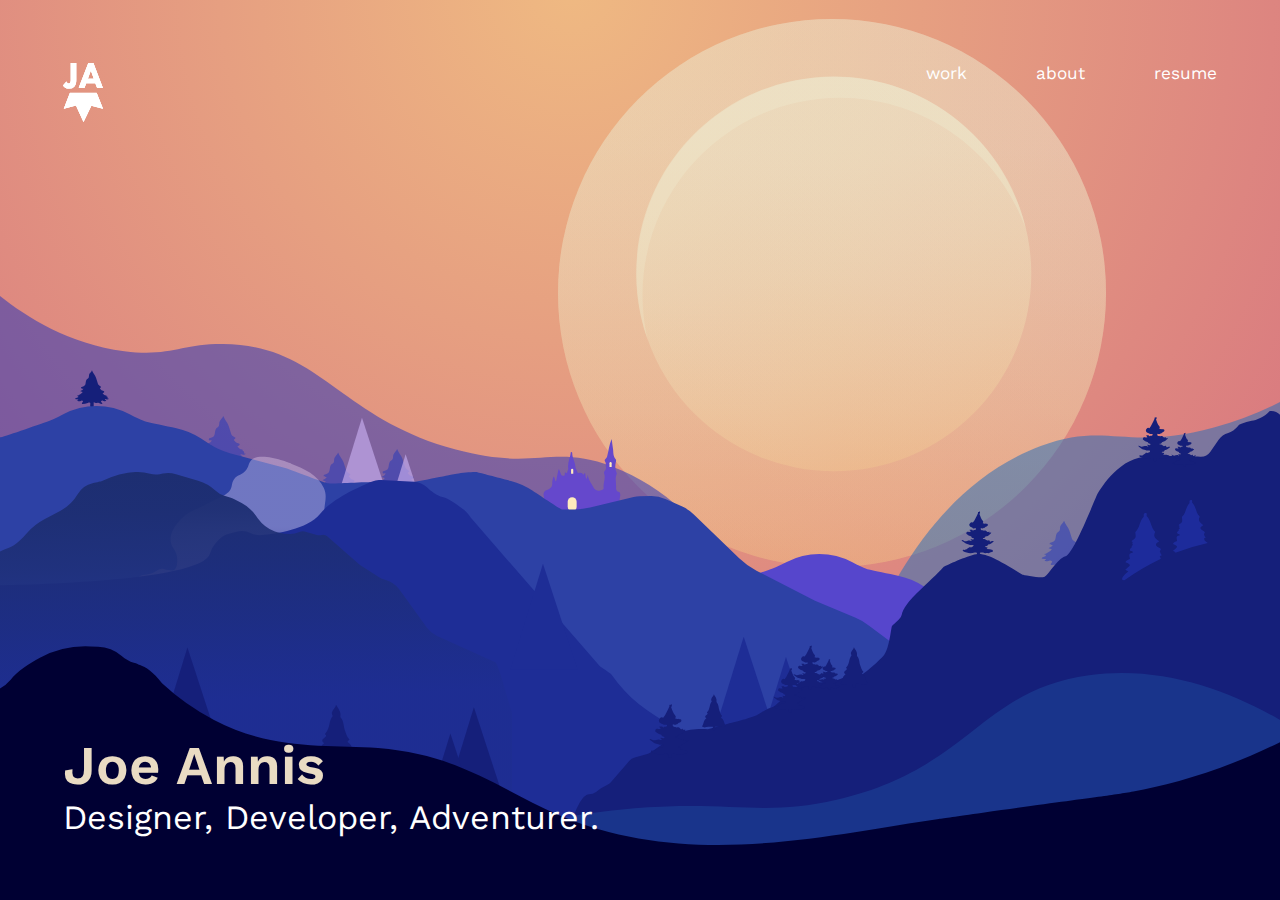
<file: index.html>
<!DOCTYPE html>
<!--[if lte IE 6]><html class="preIE7 preIE8 preIE9"><![endif]-->
<!--[if IE 7]><html class="preIE8 preIE9"><![endif]-->
<!--[if IE 8]><html class="preIE9"><![endif]-->
<!--[if gte IE 9]><!-->
<html>
<!--<![endif]-->

<head>
    <meta charset="UTF-8">
    <meta http-equiv="X-UA-Compatible" content="IE=edge,chrome=1">
    <meta name="viewport" content="width=device-width,initial-scale=1">
    <title>Joseph Annis</title>
    <meta name="author" content="Joseph Annis">
    <meta name="description" content="Porftolio of Joseph Annis">
    <meta name="theme-color" content="#EEB882">
    <meta name="apple-mobile-web-app-status-bar-style" content="black-translucent">
    <link rel="shortcut icon" href="favicon.ico" type="image/vnd.microsoft.icon">
    <link href="https://fonts.googleapis.com/css?family=Work+Sans:400,700,800,900&display=swap" rel="stylesheet">
    <link rel="stylesheet" href="/css/styles.css" type="text/css">
    <!-- Global site tag (gtag.js) - Google Analytics -->
    <script async src="https://www.googletagmanager.com/gtag/js?id=UA-133680373-1"></script>
    <script>
        window.dataLayer = window.dataLayer || [];

        function gtag() {
            dataLayer.push(arguments);
        }

        gtag('js', new Date());

        gtag('config', 'UA-133680373-1');
    </script>

</head>


<header class="nav-container nav-container-home">
    <div class="nav-group group-home">
        <img class="nav-icon nav-icon-home" src="../images/nav/ja_logo.svg" />
    </div>

    <nav class="nav-home">
        <a class="nav-link nav-link-home" href="./work/work.html" id="work-nav"> work </a>
        <a class="nav-link nav-link-home" href="./about/about.html" id="about-nav"> about </a>
        <a class="nav-link nav-link-home" href="https://drive.google.com/file/d/1YO9NydUxXD_8gvV6cSPo4rg69lbI5FA4/view" target="_blank" id="resume-nav"> resume </a>
    </nav>

    <a href="#nav-toggle" class="backdrop" tabindex="-1" aria-hidden="true" hidden></a>
</header>

<body class="background-gradient landscape-container">
    <div style="z-index: -1;" class="splash-img splash-img-top splash-img-right">
        <img class="sun-piece" src="/images/splash/bg_09_base.svg" id="bg-sun" />
        <img class="sun-piece sun-ring" src="./images/splash/bg_09_ring.svg" id="sun-ring-one" />
        <img class="sun-piece sun-ring" src="./images/splash/bg_09_ring.svg" id="sun-ring-two" />
        <img class="sun-piece sun-ring" src="./images/splash/bg_09_ring.svg" id="sun-ring-three" />
    </div>
    <img class="splash-img splash-img-right" src="./images/splash/bg_08.svg" id="right-bg-fog" />
    <img class="splash-img splash-img-left" src="./images/splash/bg_07.svg" id="left-bg-fog" />
    <img class="splash-img splash-img-left" src="./images/splash/bg_06.svg" />
    <img class="splash-img splash-img-left" src="./images/splash/bg_05.svg" id="left-cloud-mountain" />
    <img class="splash-img splash-img-left" src="./images/splash/bg_04.svg" id="left-mountain" />
    <img class="splash-img splash-img-left" src="./images/splash/bg_03.svg" id="left-mountain-fade" />
    <img class="splash-img splash-img-right" src="/images/splash/bg_02.svg" id="right-mountain" />
    <img class="splash-img splash-img-right" src="/images/splash/bg_01.svg" id="right-fog" />
    <img class="splash-img foreground-img" src="/images/splash/bg_foreground.svg" />

    <div class="header-text">
        <h1>Joe Annis</h1>
        <h2>Designer, Developer, Adventurer.</h2>
    </div>
</body>

<script type="text/javascript" src="../js/nav.js"></script>

</html>
</file>
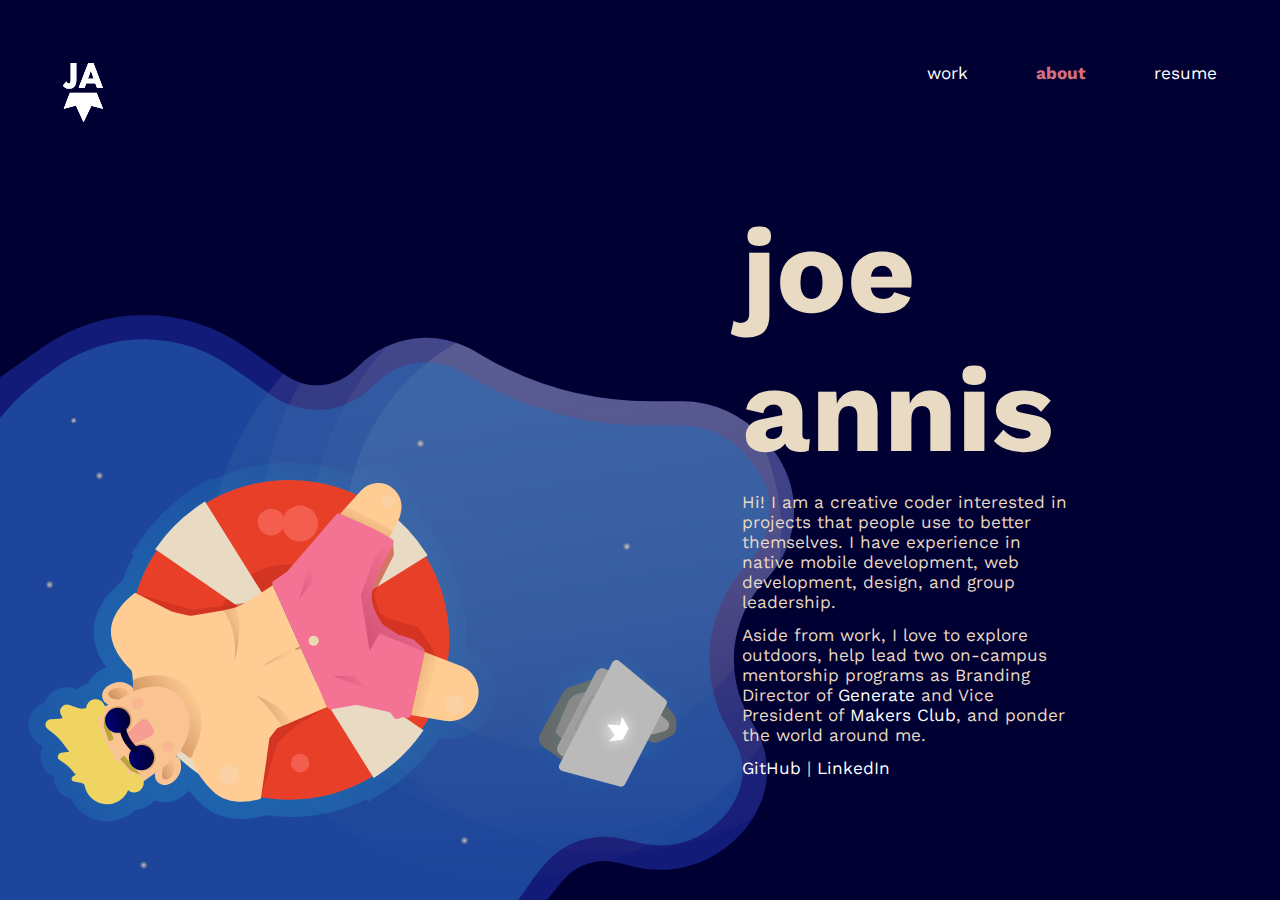
<file: about/about.html>
<!DOCTYPE html>
<!--[if lte IE 6]><html class="preIE7 preIE8 preIE9"><![endif]-->
<!--[if IE 7]><html class="preIE8 preIE9"><![endif]-->
<!--[if IE 8]><html class="preIE9"><![endif]-->
<!--[if gte IE 9]><!-->
<html>
<!--<![endif]-->

<head>
    <meta charset="UTF-8">
    <meta http-equiv="X-UA-Compatible" content="IE=edge,chrome=1">
    <meta name="viewport" content="width=device-width,initial-scale=1">
    <title>JA | About</title>
    <meta name="author" content="Joseph Annis">
    <meta name="description" content="Porftolio of Joseph Annis">
    <meta name="theme-color" content="#000033">
    <meta name="apple-mobile-web-app-status-bar-style" content="black-translucent">
    <link rel="shortcut icon" href="favicon.ico" type="image/vnd.microsoft.icon">
    <link href="https://fonts.googleapis.com/css?family=Work+Sans:400,700,800,900&display=swap" rel="stylesheet">
    <link rel="stylesheet" href="/css/styles.css" type="text/css">
    <!-- Global sia tag (gtag.js) - Google Analytics -->
    <script async src="https://www.googletagmanager.com/gtag/js?id=UA-133680373-1"></script>
    <script>
        window.dataLayer = window.dataLayer || [];

        function gtag() {
            dataLayer.push(arguments);
        }

        gtag('js', new Date());

        gtag('config', 'UA-133680373-1');
    </script>
</head>

<header class="nav-container">
    <div class="nav-group">
        <a href="../index.html">
            <img class="nav-icon" src="../images/nav/ja_logo.svg" />
        </a>
    </div>

    <a> <img class="nav-icon" src="../images/nav/hamburger.svg" class="sr-only" id="nav-toggle">
    </a>

    <nav id="nav-menu" class="nav-menu">
        <a class="nav-close">
            <img src="../images/nav/closeicon.svg" class="nav-icon" id="nav-close">
        </a>
        <div class="nav-link-container">
            <a href="../index.html" class="nav-link" id="home-nav"> home </a>
            <a href="../work/work.html" class="nav-link" id="work-nav"> work </a>
            <a class="nav-link  selected-link" id="about-nav"> about </a>
            <a target="_blank" href="https://drive.google.com/file/d/1YO9NydUxXD_8gvV6cSPo4rg69lbI5FA4/view" class="nav-link" id="resume-nav"> resume </a>
        </div>
    </nav>

    <a href="#nav-toggle" class="backdrop" tabindex="-1" aria-hidden="true" hidden></a>
</header>

<body class="main-content-container">
    <div class="about-text-container">
        <h1 class="about-name"> joe annis </h1>

        <p class="about-description">
            Hi! I am a creative coder interested in projects that people use to better themselves. I have experience in
            native mobile development, web development, design, and group leadership.
        </p>

        <p class="about-description">
            Aside from work, I love to explore outdoors, help lead two on-campus mentorship programs as Branding
            Director of
            <a class="nav-link" href="https://web.northeastern.edu/generate/" target="_blank">Generate</a>
            and Vice President of
            <a class="nav-link" href="https://web.northeastern.edu/makers/" target="_blank">Makers Club</a>, and ponder
            the world around me.
        </p>

        <p class="about-description">
            <a class="nav-link" href="https://github.com/josephmannis" target="_blank">GitHub</a> |
            <a class="nav-link" href="https://www.linkedin.com/in/josephmannis/" target="_blank">LinkedIn</a>
        </p>
    </div>

    <img src="../images/about/about-splash.svg" id="about-splash">
    <img src="../images/about/about-splash-flip.svg" id="about-splash-mobile">
</body>

<script type="text/javascript" src="../js/nav.js"></script>

</html>
</file>
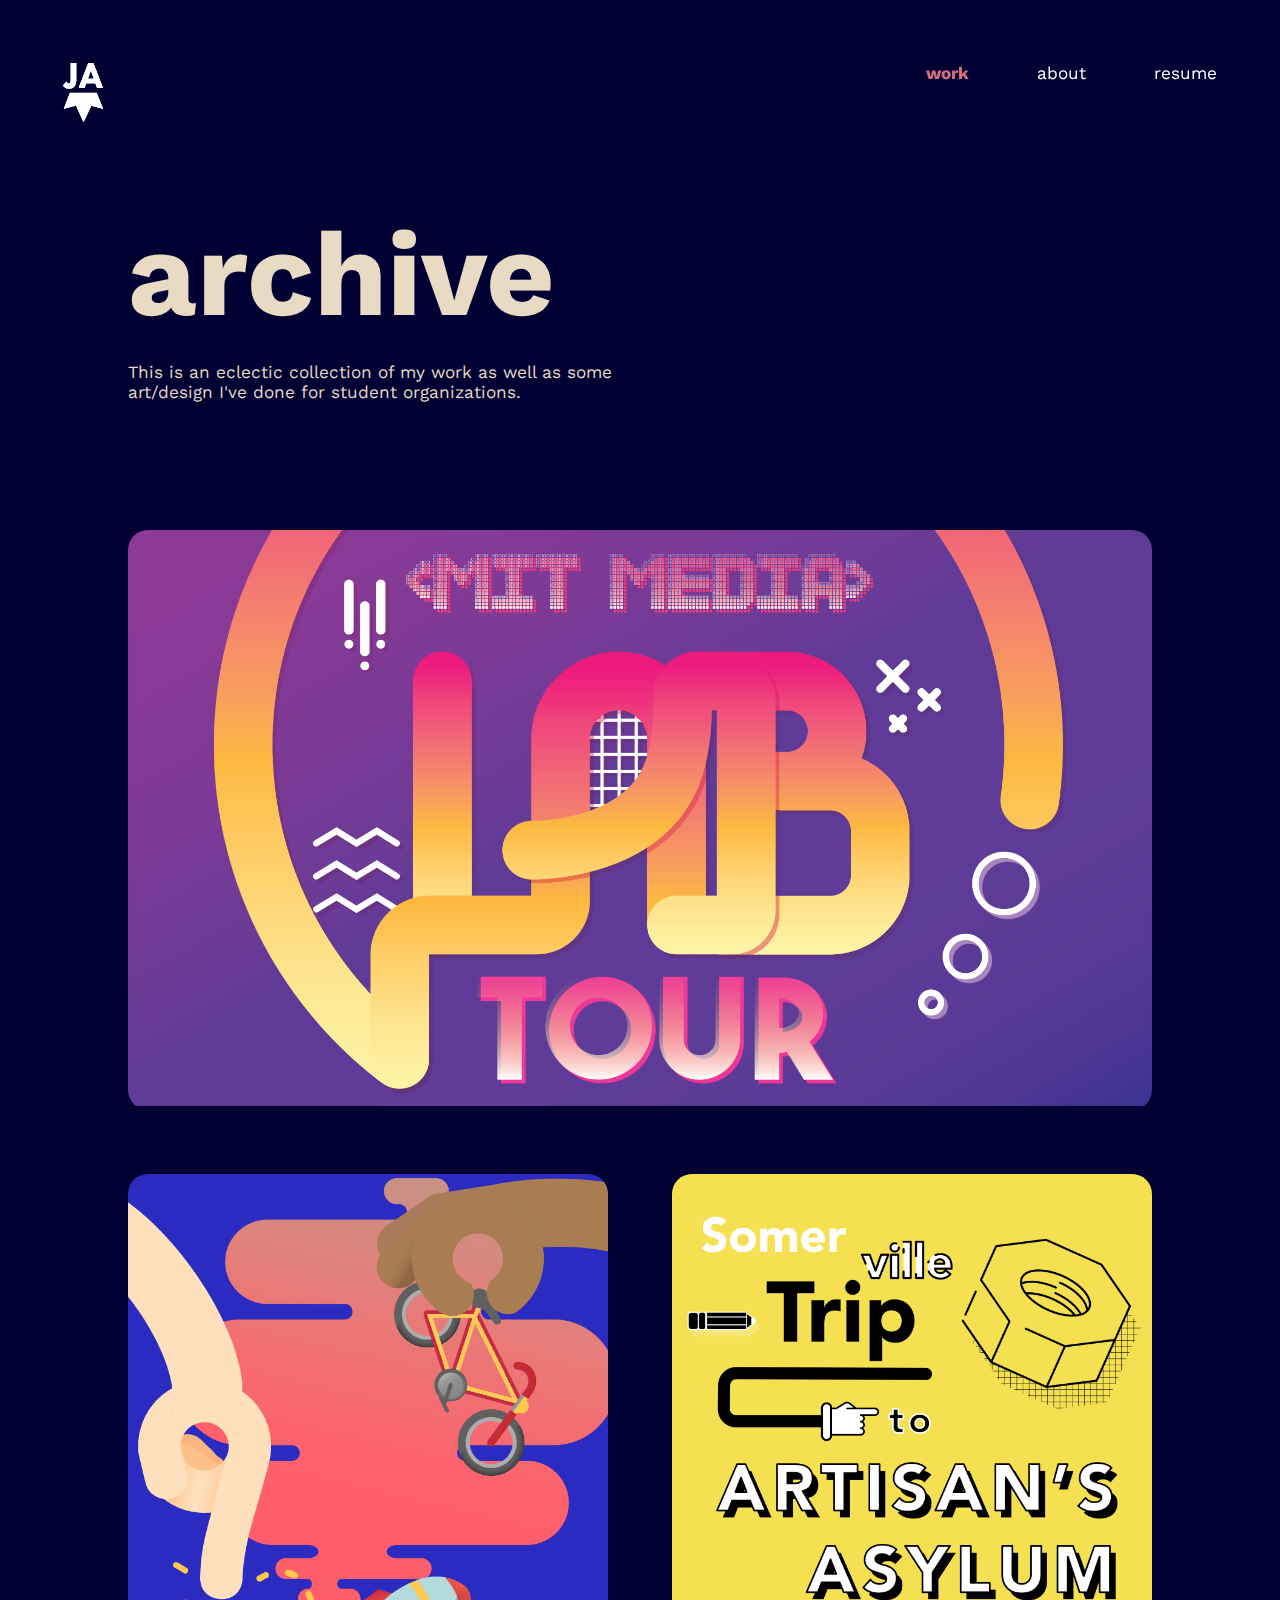
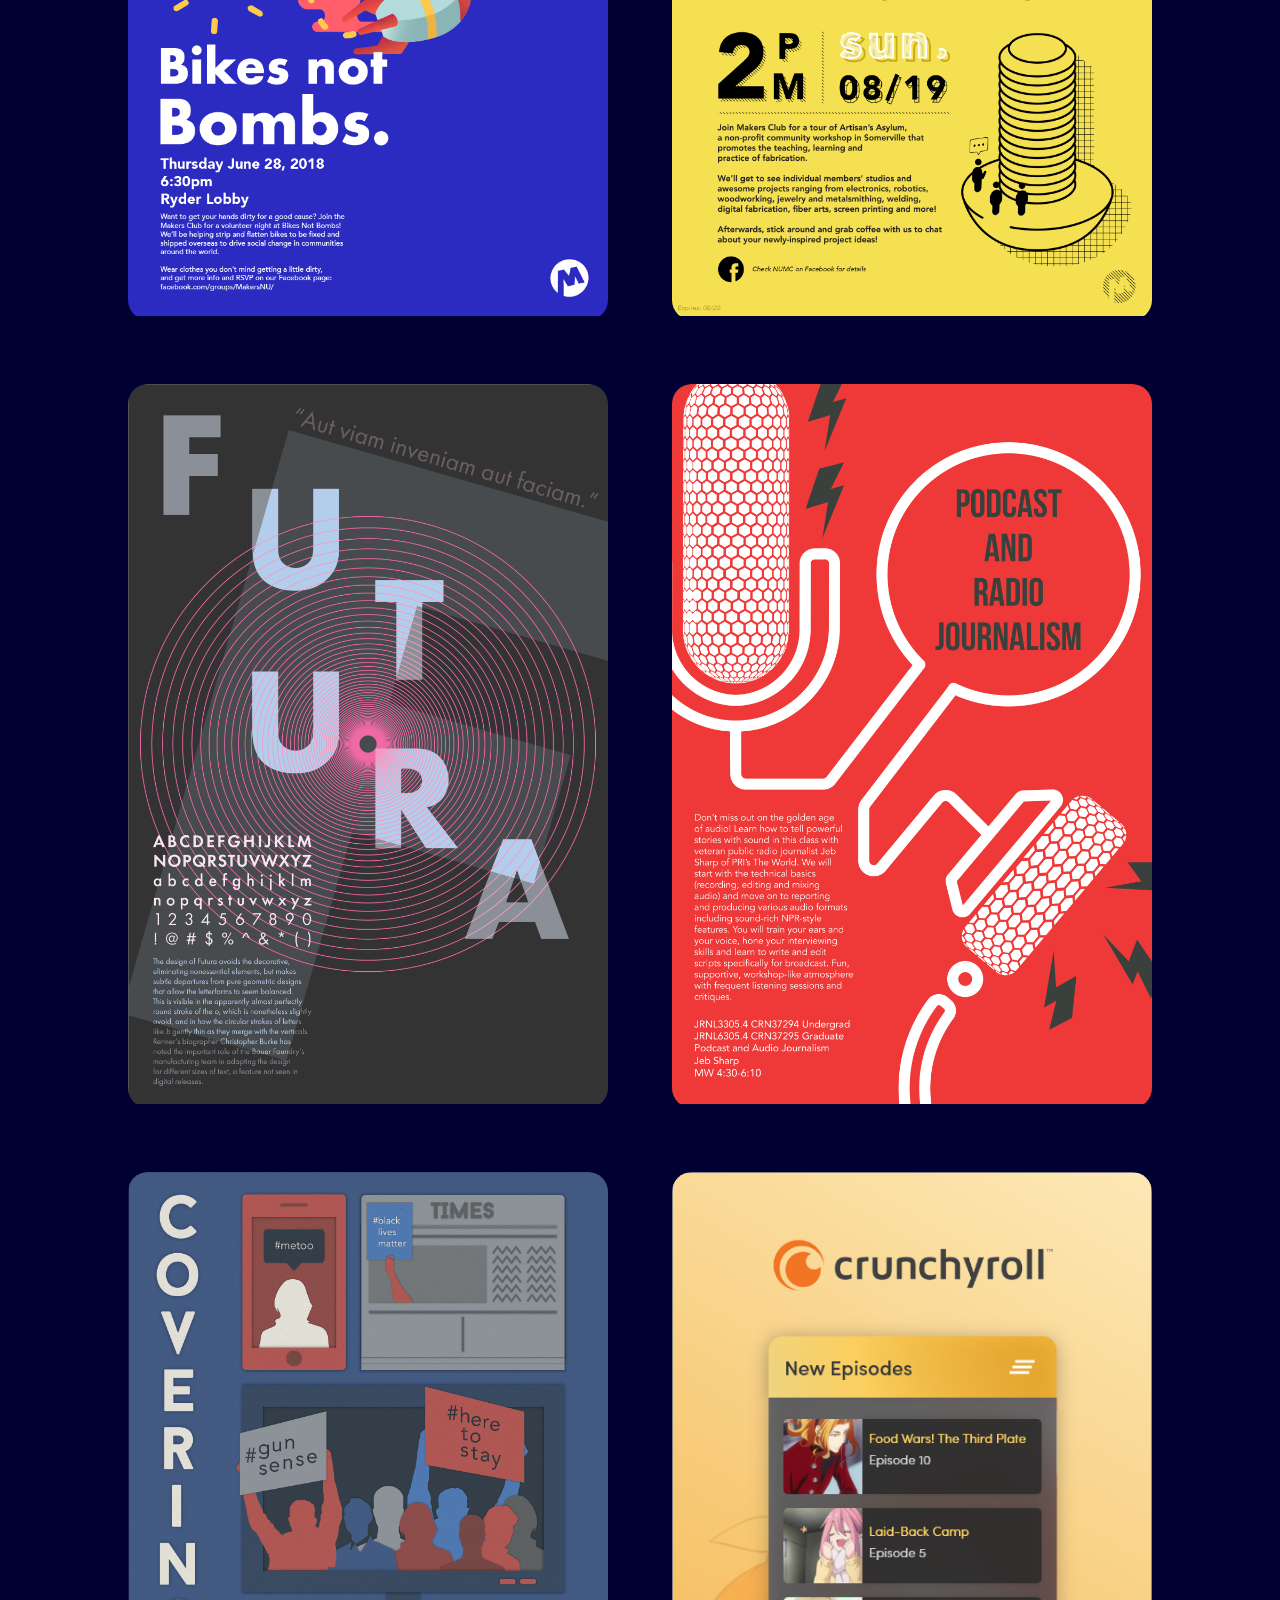
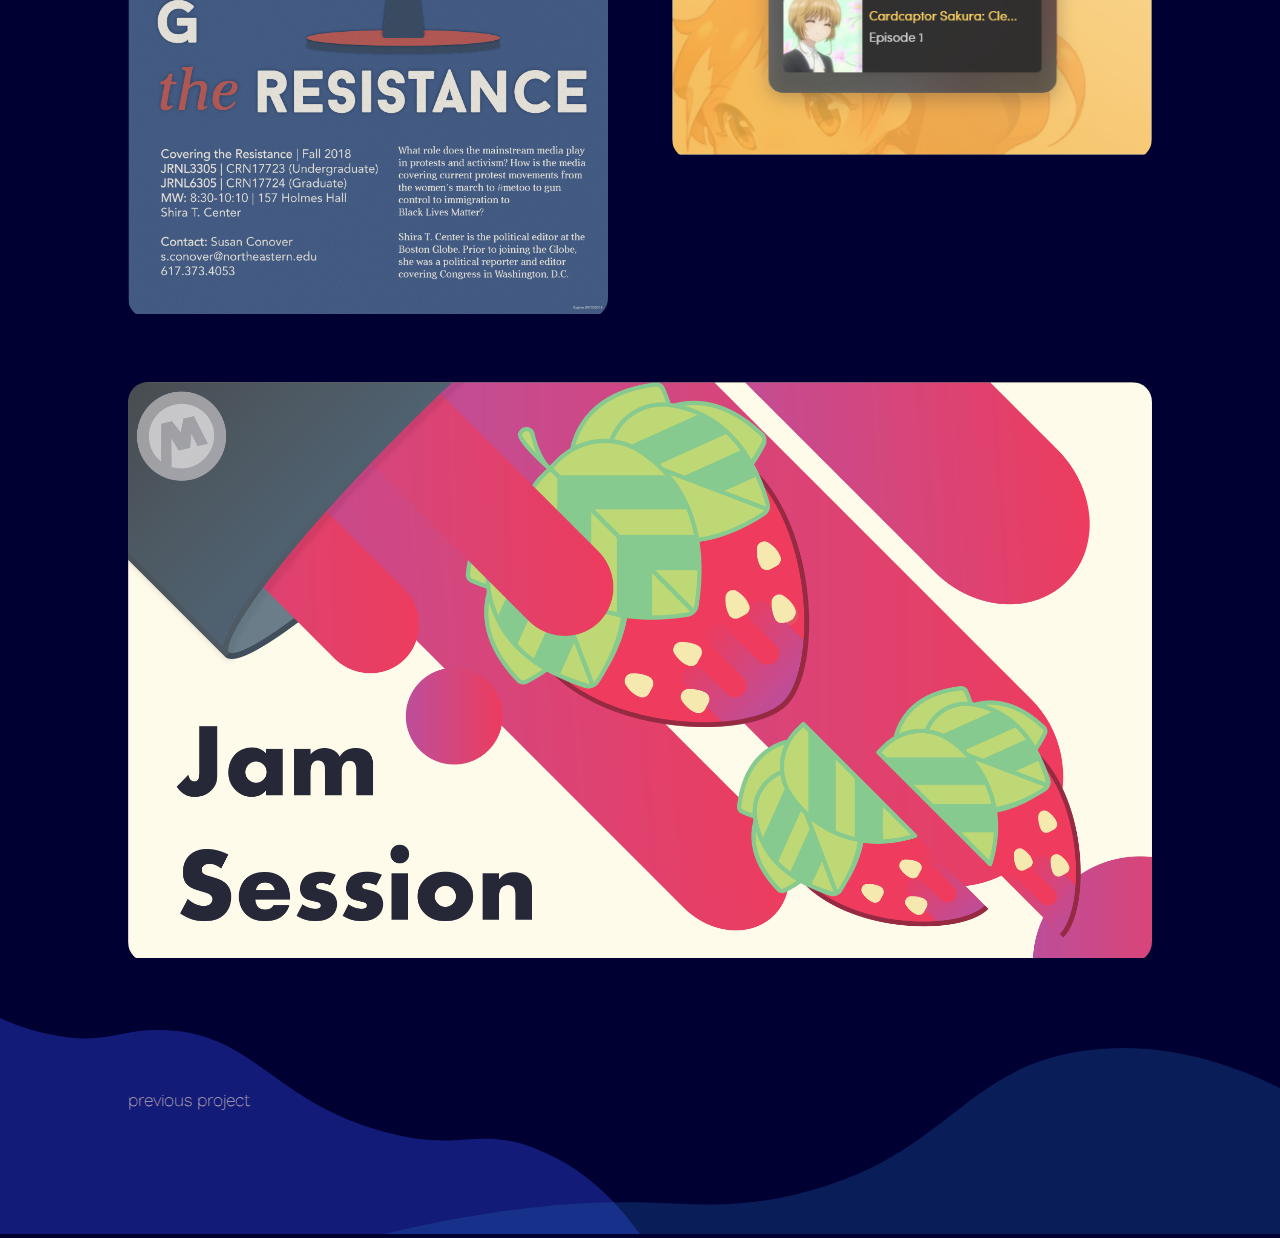
<file: work/archive.html>
<!DOCTYPE html>
<!--[if lte IE 6]><html class="preIE7 preIE8 preIE9"><![endif]-->
<!--[if IE 7]><html class="preIE8 preIE9"><![endif]-->
<!--[if IE 8]><html class="preIE9"><![endif]-->
<!--[if gte IE 9]><!-->
<html>
<!--<![endif]-->

<head>
    <meta charset="UTF-8">
    <meta http-equiv="X-UA-Compatible" content="IE=edge,chrome=1">
    <meta name="viewport" content="width=device-width,initial-scale=1">
    <meta name="author" content="Joseph Annis">
    <meta name="description" content="Porftolio of Joseph Annis">
    <meta name="theme-color" content="#000033">
    <meta name="apple-mobile-web-app-status-bar-style" content="black-translucent">
    <link href="https://fonts.googleapis.com/css?family=Work+Sans:400,700,800,900&display=swap" rel="stylesheet">
    <link rel="stylesheet" href="/css/styles.css" type="text/css">
    <link rel="shortcut icon" href="favicon.ico" type="image/vnd.microsoft.icon">
    <script type="text/javascript">
        var _gaq = _gaq || [];
        _gaq.push(['_setAccount', 'UA-XXXXXXXX-Y']);
        _gaq.push(['_trackPageview']);
        (function () {
            var ga = document.createElement('script');
            ga.type = 'text/javascript';
            ga.async = true;
            ga.src = ('https:' == document.location.protocol ? 'https://ssl' : 'http://www') +
                '.google-analytics.com/ga.js';
            var s = document.getElementsByTagName('script')[0];
            s.parentNode.insertBefore(ga, s);
        })();
    </script>
    <title>JA | Work</title>

</head>

<body class="main-content-container">

    <header class="nav-container">
        <div class="nav-group">
            <a href="../index.html">
                <img class="nav-icon" src="../images/nav/ja_logo.svg" />
            </a>
        </div>

        <a> <img class="nav-icon" src="../images/nav/hamburger.svg" class="sr-only" id="nav-toggle">
        </a>

        <nav id="nav-menu" class="nav-menu">
            <a class="nav-close">
                <img src="../images/nav/closeicon.svg" class="nav-icon" id="nav-close">
            </a>
            <div class="nav-link-container">
                <a href="../index.html" class="nav-link" id="home-nav"> home </a>
                <a class="nav-link selected-link" id="work-nav"> work </a>
                <a href="../about/about.html" class="nav-link" id="about-nav"> about </a>
                <a target="_blank" href="https://drive.google.com/file/d/1YO9NydUxXD_8gvV6cSPo4rg69lbI5FA4/view" class="nav-link" id="resume-nav"> resume </a>
            </div>
        </nav>

        <a href="#nav-toggle" class="backdrop" tabindex="-1" aria-hidden="true" hidden></a>
    </header>

    <div class="project-information-container">
        <h1 class="project-title">archive</h1>
        <div class="description-container">
            <p class="project-information">
                This is an eclectic collection of my work as well as some art/design I've done for
                student organizations.
            </p>
        </div>
    </div>

    <div class=" work-container">
        <div class="work-hero">
            <div class="rounded-image">
                <img class="work-image" src="../images/work/archive/medialab.png">
            </div>
        </div>

        <div class="subimage-left work-subimage work-image">
            <div class="rounded-image">
                <img class="work-image" src="../images/work/archive/bikes-not-bombs.png">
            </div>
        </div>

        <div class="subimage-right work-subimage work-image">
            <div class="rounded-image">
                <img class="work-image" src="../images/work/archive/asylum.png">
            </div>
        </div>

        <div class="subimage-left work-subimage work-image">
            <div class="rounded-image">
                <img class="work-image" src="../images/work/archive/futura.png">
            </div>
        </div>

        <div class="subimage-right work-subimage work-image">
            <div class="rounded-image">
                <img class="work-image" src="../images/work/archive/podcast.png">
            </div>
        </div>

        <div class="subimage-left work-subimage work-image">
            <div class="rounded-image">
                <img class="work-image" src="../images/work/archive/resistance.png">
            </div>
        </div>

        <div class="subimage-right work-subimage work-image">
            <div class="rounded-image">
                <img class="work-image" src="../images/work/archive/crunchyroll.png">
            </div>
        </div>

        <div class="work-subimage work-image">
            <div class="rounded-image">
                <img class="work-image" src="../images/work/archive/jam.png">
            </div>
        </div>
    </div>


    <footer class="work-footer">
        <div class="project-link-container">
            <a href="orpheus.html" class="project-link" id="previous-link">previous project</a>
        </div>

        <div class="wave-group">
            <div class="wave-container" id="footer-wave-left">
                <img class="work-footer-wave" src="../images/work/template/work-wave-left.svg">
            </div>
            <div class="wave-container" id="footer-wave-right">
                <img class="work-footer-wave" src="../images/work/template/work-wave-right.svg">
            </div>
        </div>
    </footer>


</body>

<script type="text/javascript" src="../js/nav.js"></script>

</html>
</file>
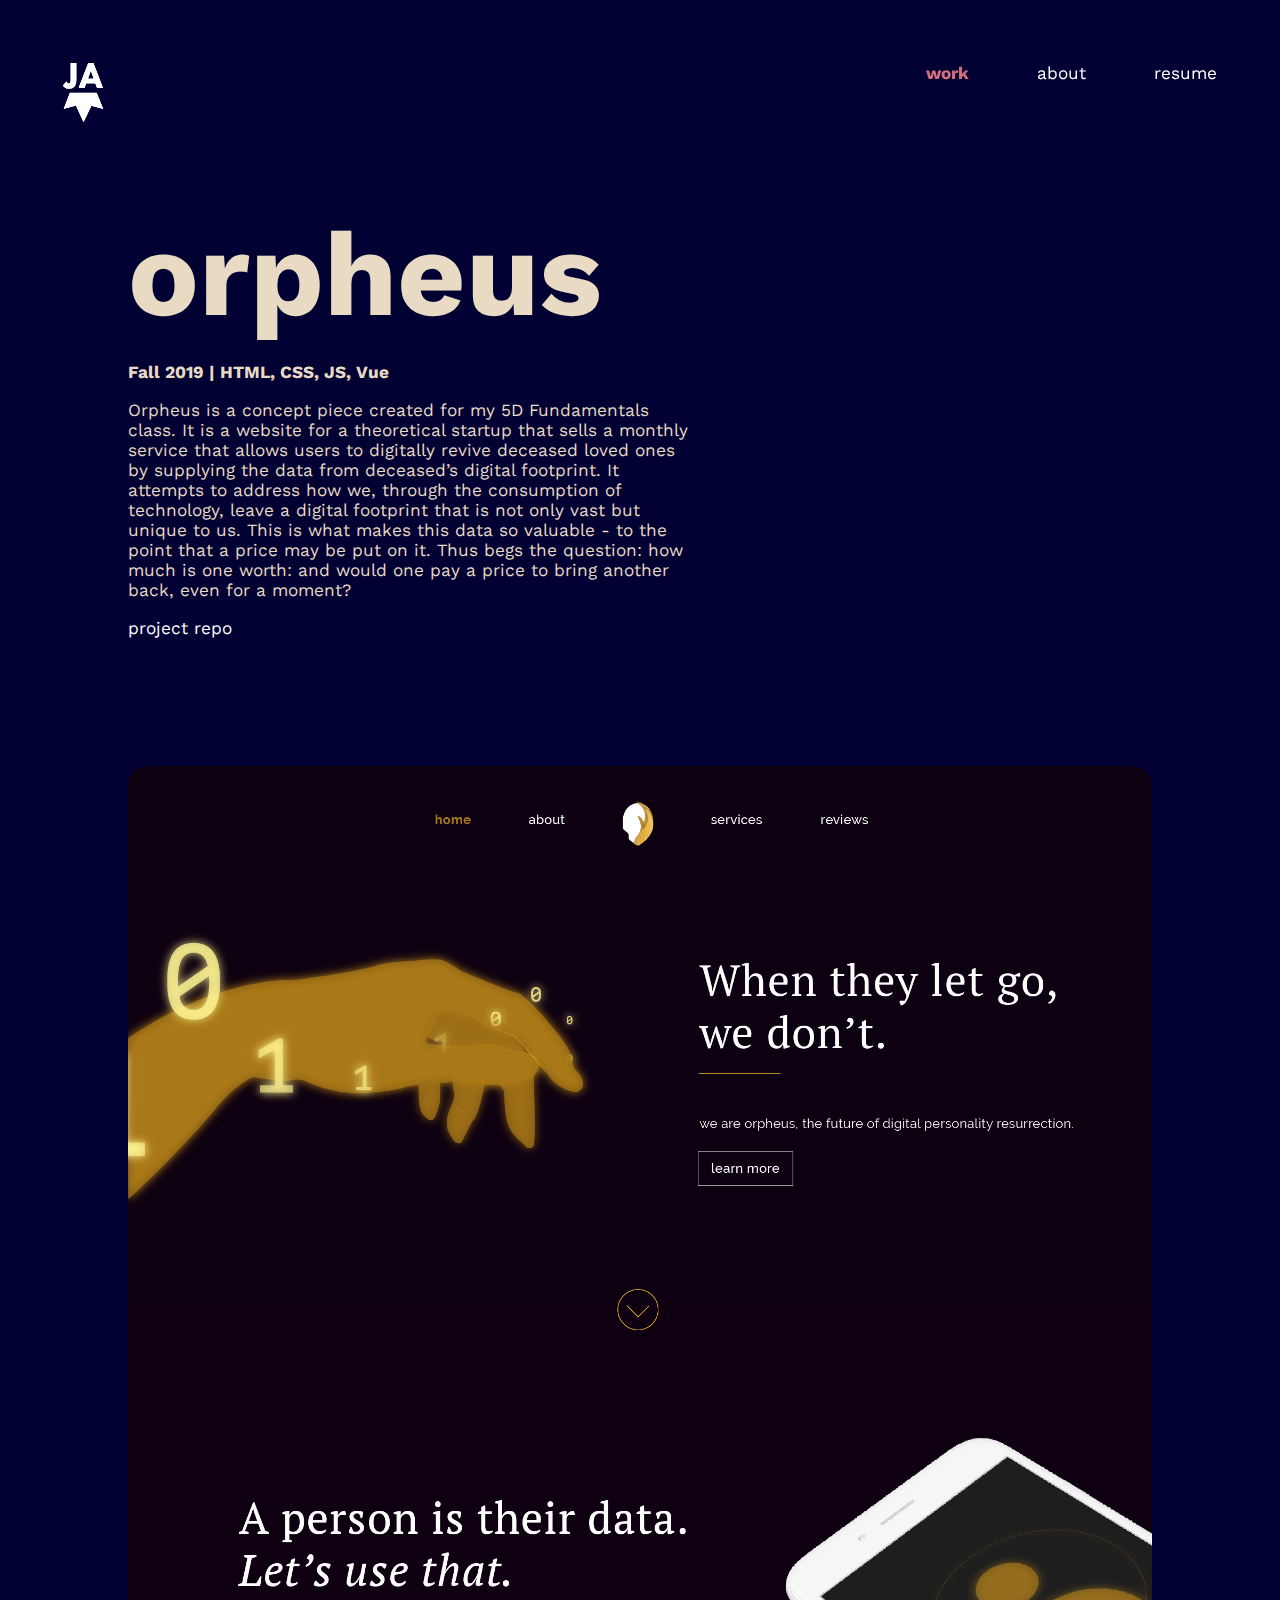
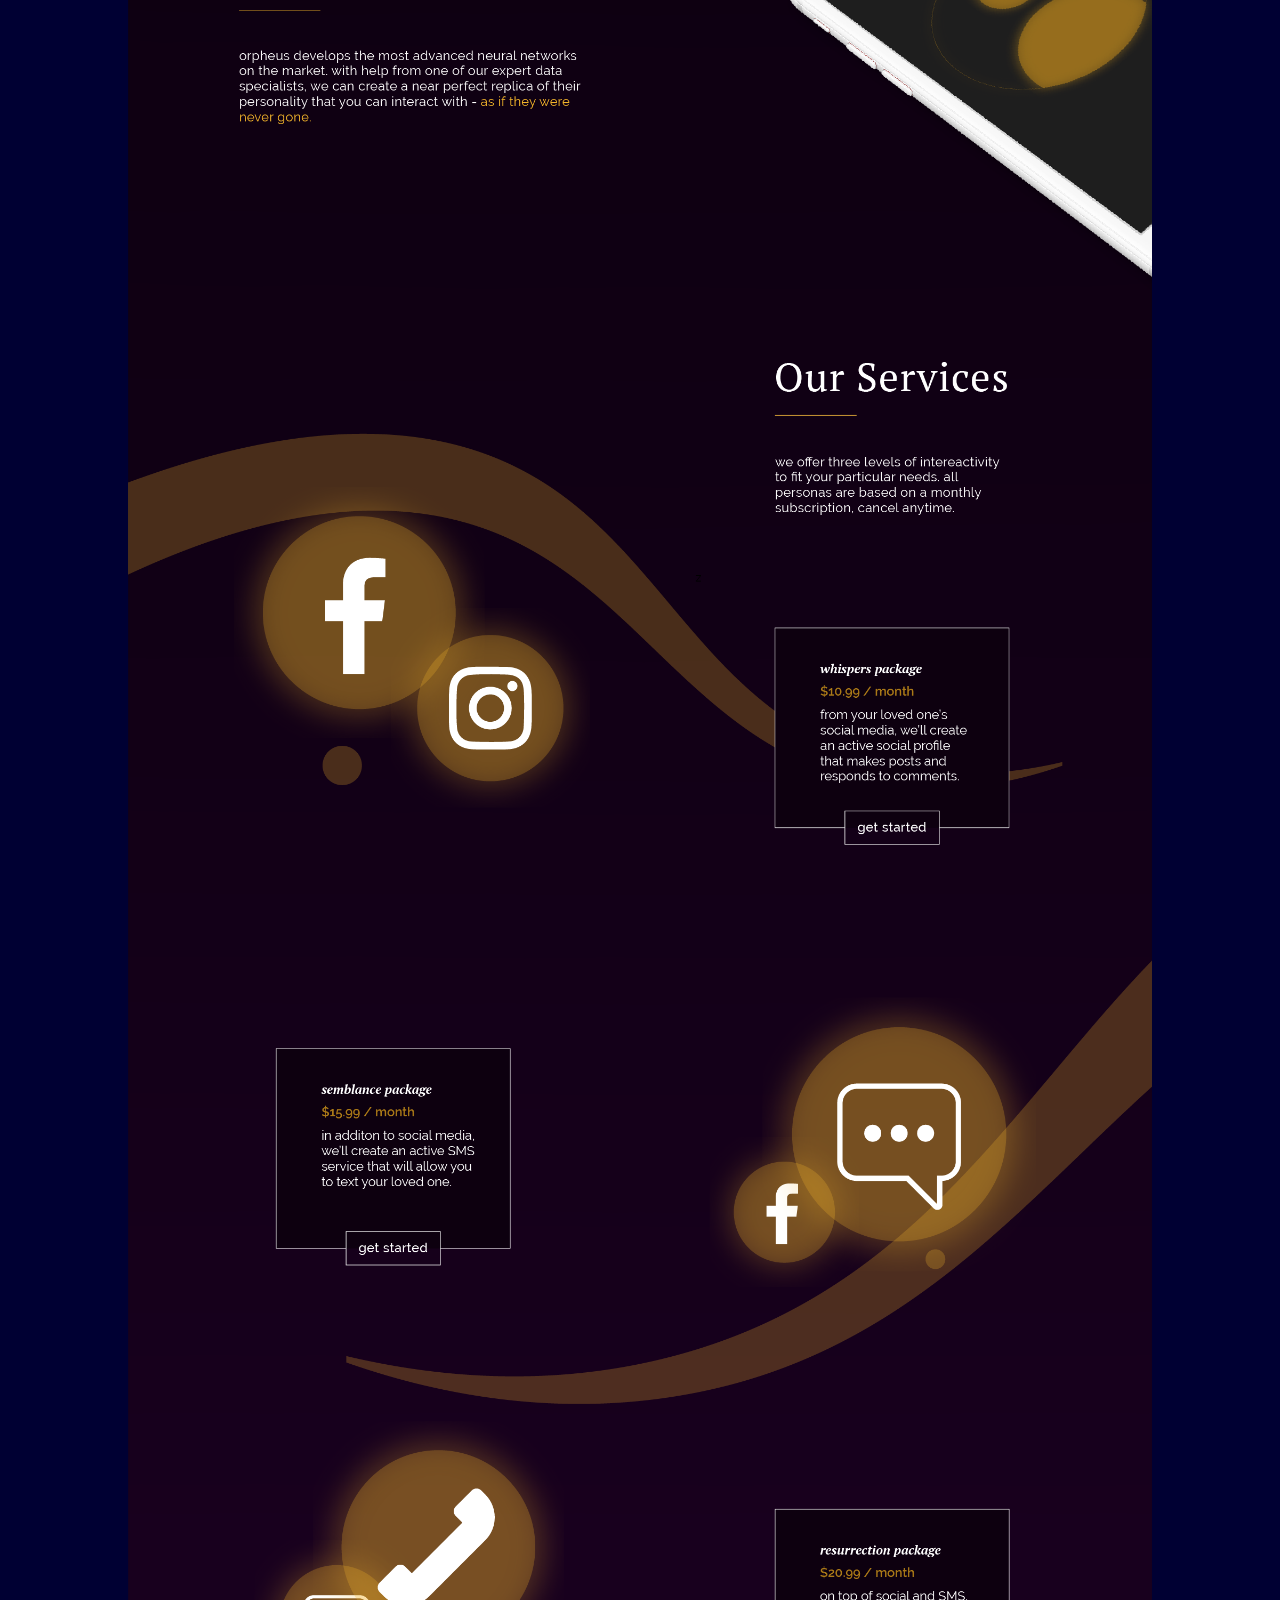
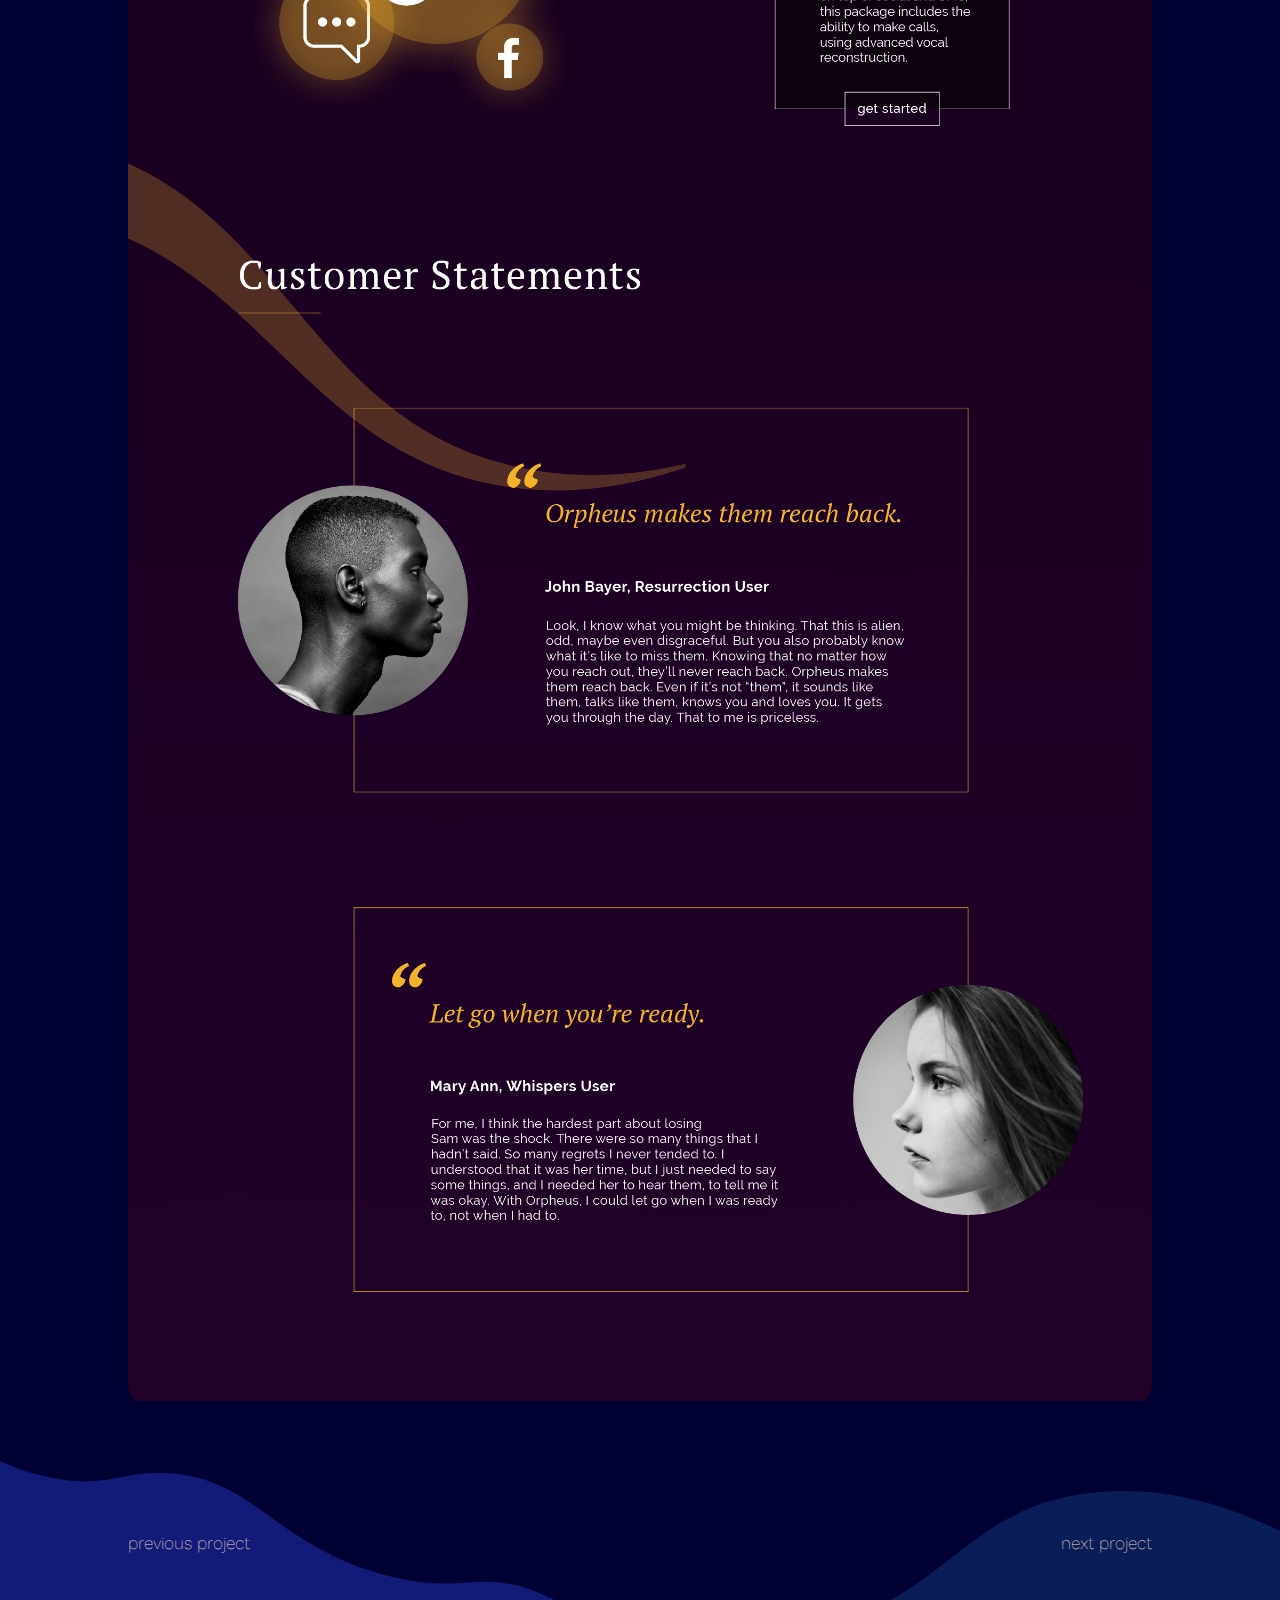
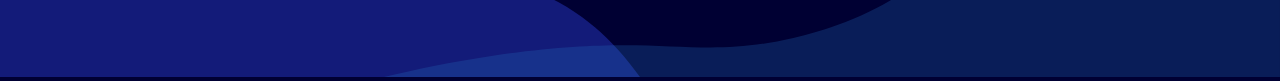
<file: work/orpheus.html>
<!DOCTYPE html>
<!--[if lte IE 6]><html class="preIE7 preIE8 preIE9"><![endif]-->
<!--[if IE 7]><html class="preIE8 preIE9"><![endif]-->
<!--[if IE 8]><html class="preIE9"><![endif]-->
<!--[if gte IE 9]><!-->
<html>
<!--<![endif]-->

<head>
    <meta charset="UTF-8">
    <meta http-equiv="X-UA-Compatible" content="IE=edge,chrome=1">
    <meta name="viewport" content="width=device-width,initial-scale=1">
    <meta name="author" content="Joseph Annis">
    <meta name="description" content="Porftolio of Joseph Annis">
    <meta name="theme-color" content="#000033">
    <meta name="apple-mobile-web-app-status-bar-style" content="black-translucent">
    <link href="https://fonts.googleapis.com/css?family=Work+Sans:400,700,800,900&display=swap" rel="stylesheet">
    <link rel="stylesheet" href="/css/styles.css" type="text/css">
    <link rel="shortcut icon" href="favicon.ico" type="image/vnd.microsoft.icon">
    <script type="text/javascript">
        var _gaq = _gaq || [];
        _gaq.push(['_setAccount', 'UA-XXXXXXXX-Y']);
        _gaq.push(['_trackPageview']);
        (function () {
            var ga = document.createElement('script');
            ga.type = 'text/javascript';
            ga.async = true;
            ga.src = ('https:' == document.location.protocol ? 'https://ssl' : 'http://www') +
                '.google-analytics.com/ga.js';
            var s = document.getElementsByTagName('script')[0];
            s.parentNode.insertBefore(ga, s);
        })();
    </script>
    <title>JA | Work</title>
</head>

<body class="main-content-container">

    <header class="nav-container">
        <div class="nav-group">
            <a href="../index.html">
                <img class="nav-icon" src="../images/nav/ja_logo.svg" />
            </a>
        </div>

        <a> <img class="nav-icon" src="../images/nav/hamburger.svg" class="sr-only" id="nav-toggle">
        </a>

        <nav id="nav-menu" class="nav-menu">
            <a class="nav-close">
                <img src="../images/nav/closeicon.svg" class="nav-icon" id="nav-close">
            </a>
            <div class="nav-link-container">
                <a href="../index.html" class="nav-link" id="home-nav"> home </a>
                <a class="nav-link selected-link" id="work-nav"> work </a>
                <a href="../about/about.html" class="nav-link" id="about-nav"> about </a>
                <a target="_blank" href="https://drive.google.com/file/d/1YO9NydUxXD_8gvV6cSPo4rg69lbI5FA4/view" class="nav-link" id="resume-nav"> resume </a>
            </div>
        </nav>

        <a href="#nav-toggle" class="backdrop" tabindex="-1" aria-hidden="true" hidden></a>
    </header>

    <div class="project-information-container">
        <h1 class="project-title">orpheus</h1>
        <div class="description-container">
            <p class="project-information project-date">
                Fall 2019 | HTML, CSS, JS, Vue
            </p>
        </div>
        <div class="description-container">
            <p class="project-information">
                Orpheus is a concept piece created for my 5D Fundamentals class. It is a website for a theoretical
                startup that sells a monthly service
                that allows users to digitally revive deceased loved ones by supplying the data from deceased’s
                digital footprint. It attempts to address how we, through the consumption of technology, leave a digital
                footprint that is not only vast but unique to us. This is what makes this data so valuable - to the
                point
                that a price may be put on it. Thus begs the question: how much is one worth: and would one pay a price
                to
                bring another back, even for a moment?
            </p>
        </div>
        <div class="description-container">
            <p class="project-information">
                <a href="https://github.com/josephmannis/orpheus" target="_blank" class="nav-link"> project repo </a>
            </p>
        </div>
    </div>

    <div class=" work-container">
        <div class="work-hero">
            <div class="rounded-image">
                <img class="work-image" src="../images/work/orpheus/orpheus.png">
            </div>
        </div>
    </div>

    <footer class="work-footer">
        <div class="project-link-container">
            <a href="tjxsecarc.html" class="project-link" id="previous-link">previous project</a>
            <a href="archive.html" class="project-link" project-link" id="next-link">next project</a>
        </div>

        <div class="wave-group">
            <div class="wave-container" id="footer-wave-left">
                <img class="work-footer-wave" src="../images/work/template/work-wave-left.svg">
            </div>
            <div class="wave-container" id="footer-wave-right">
                <img class="work-footer-wave" src="../images/work/template/work-wave-right.svg">
            </div>
        </div>
    </footer>
</body>

<script type="text/javascript" src="../js/nav.js"></script>

</html>
</file>
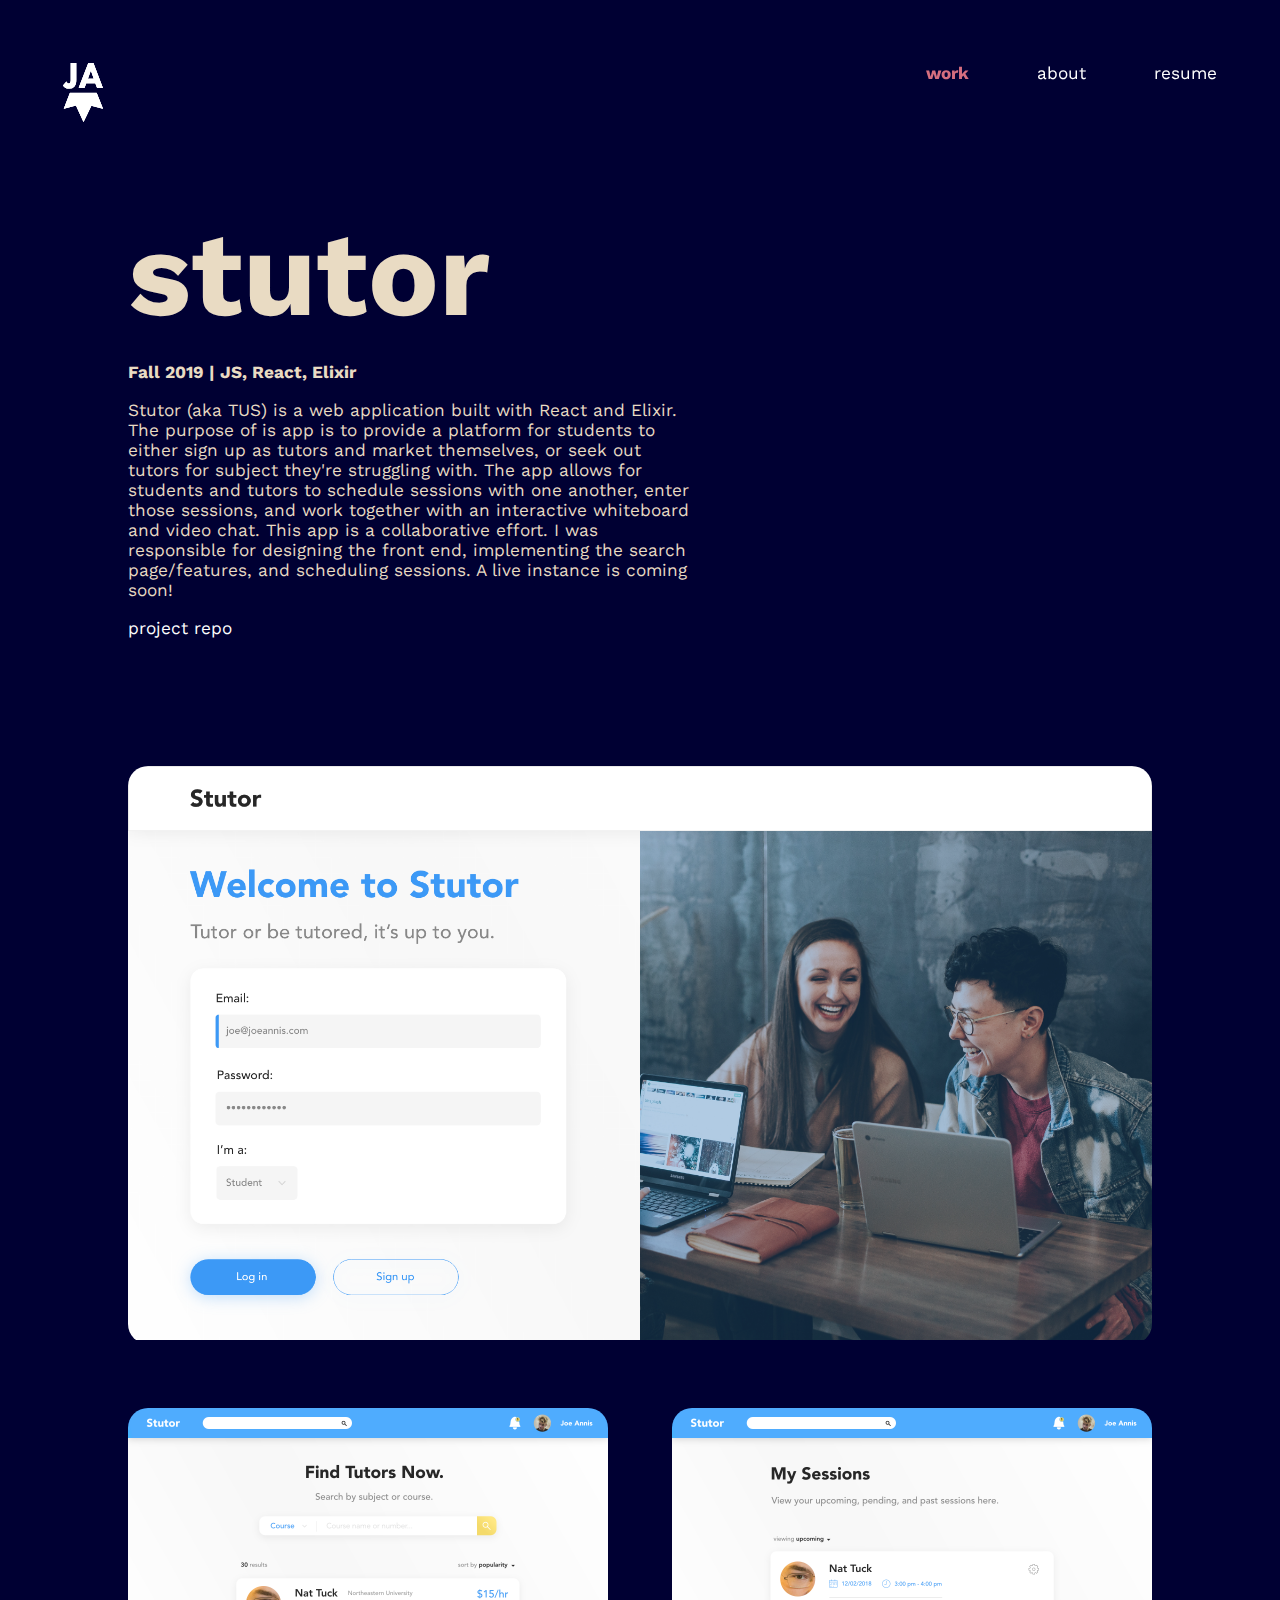
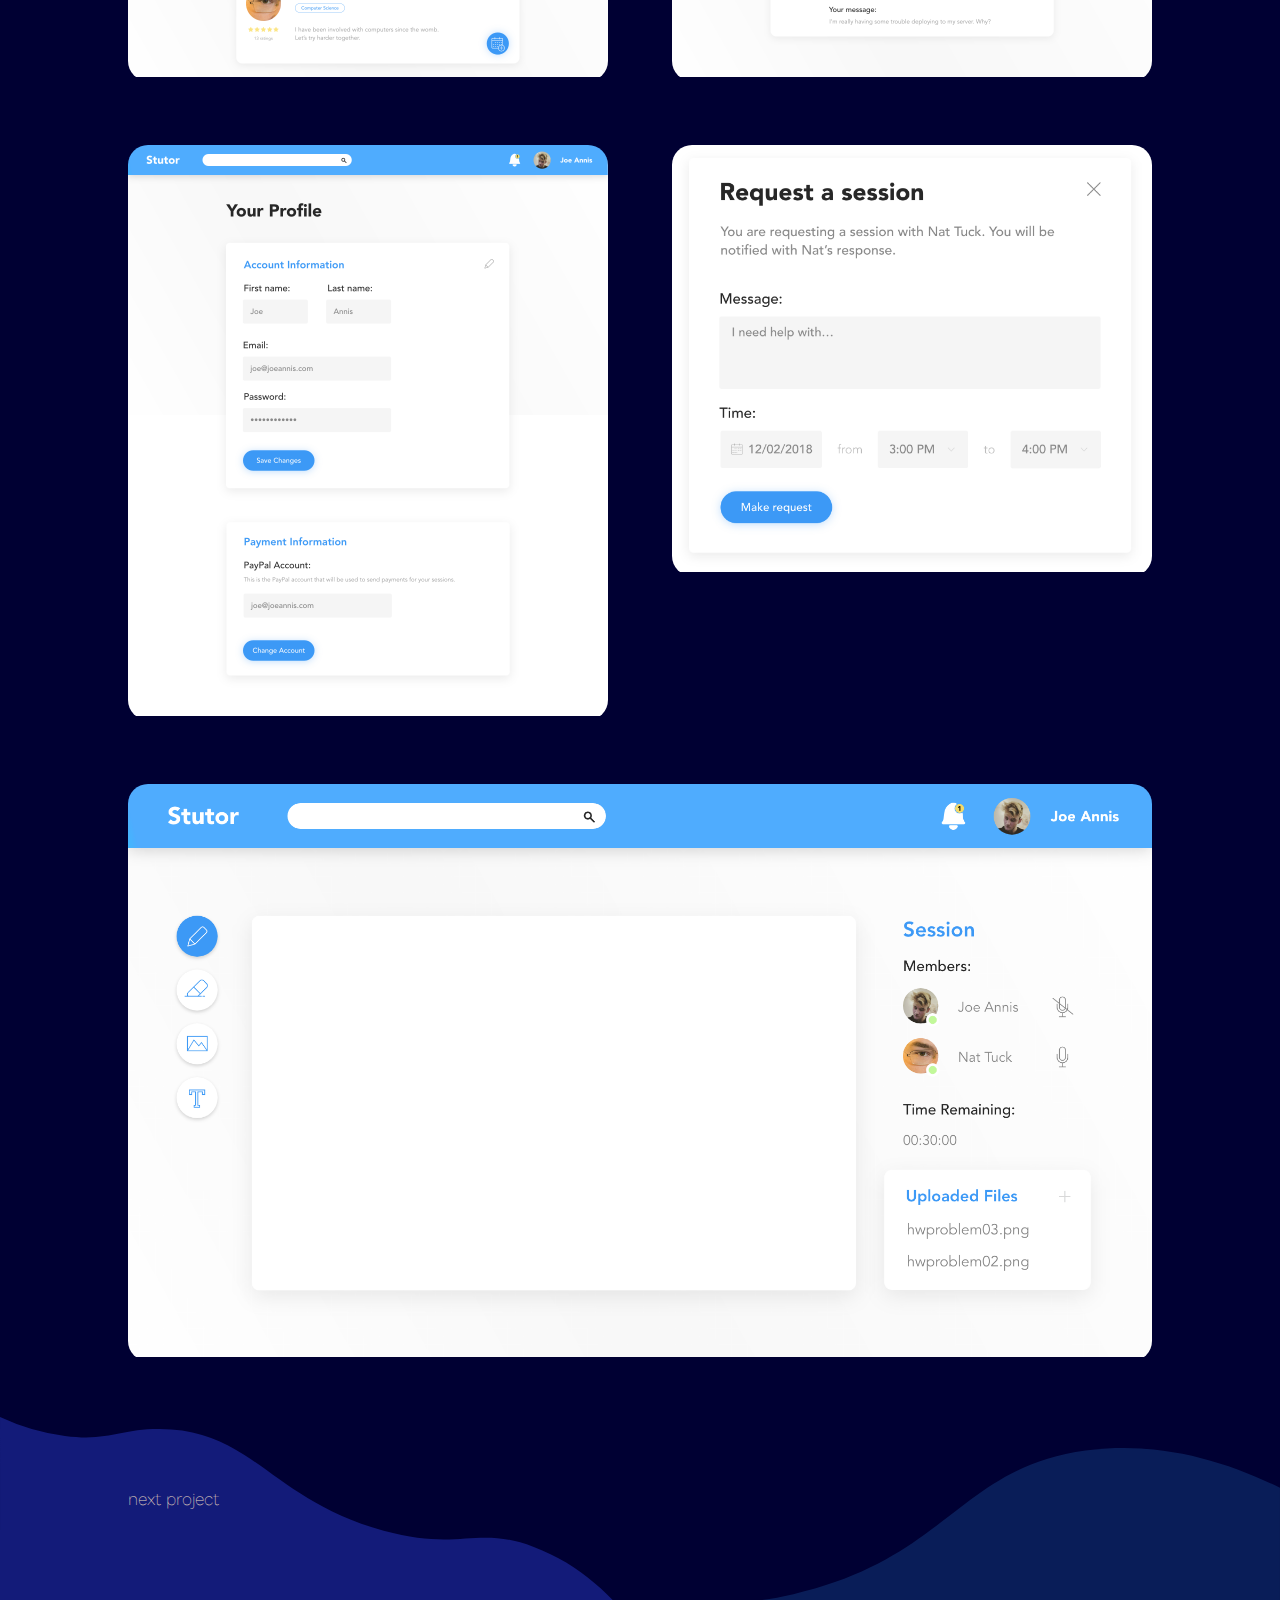
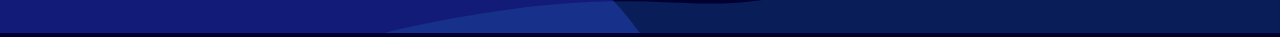
<file: work/stutor.html>
<!DOCTYPE html>
<!--[if lte IE 6]><html class="preIE7 preIE8 preIE9"><![endif]-->
<!--[if IE 7]><html class="preIE8 preIE9"><![endif]-->
<!--[if IE 8]><html class="preIE9"><![endif]-->
<!--[if gte IE 9]><!-->
<html>
<!--<![endif]-->

<head>
    <meta charset="UTF-8">
    <meta http-equiv="X-UA-Compatible" content="IE=edge,chrome=1">
    <meta name="viewport" content="width=device-width,initial-scale=1">
    <meta name="author" content="Joseph Annis">
    <meta name="description" content="Porftolio of Joseph Annis">
    <meta name="theme-color" content="#000033">
    <meta name="apple-mobile-web-app-status-bar-style" content="black-translucent">
    <link href="https://fonts.googleapis.com/css?family=Work+Sans:400,700,800,900&display=swap" rel="stylesheet">
    <link rel="stylesheet" href="/css/styles.css" type="text/css">
    <link rel="shortcut icon" href="favicon.ico" type="image/vnd.microsoft.icon">
    <script type="text/javascript">
        var _gaq = _gaq || [];
        _gaq.push(['_setAccount', 'UA-XXXXXXXX-Y']);
        _gaq.push(['_trackPageview']);
        (function () {
            var ga = document.createElement('script');
            ga.type = 'text/javascript';
            ga.async = true;
            ga.src = ('https:' == document.location.protocol ? 'https://ssl' : 'http://www') +
                '.google-analytics.com/ga.js';
            var s = document.getElementsByTagName('script')[0];
            s.parentNode.insertBefore(ga, s);
        })();
    </script>
    <title>JA | Work</title>

</head>

<body class="main-content-container">

    <header class="nav-container">
        <div class="nav-group">
            <a href="../index.html">
                <img class="nav-icon" src="../images/nav/ja_logo.svg" />
            </a>
        </div>

        <a> <img class="nav-icon" src="../images/nav/hamburger.svg" class="sr-only" id="nav-toggle">
        </a>

        <nav id="nav-menu" class="nav-menu">
            <a class="nav-close">
                <img src="../images/nav/closeicon.svg" class="nav-icon" id="nav-close">
            </a>
            <div class="nav-link-container">
                <a href="../index.html" class="nav-link" id="home-nav"> home </a>
                <a class="nav-link selected-link" id="work-nav"> work </a>
                <a href="../about/about.html" class="nav-link" id="about-nav"> about </a>
                <a target="_blank" href="https://drive.google.com/file/d/1YO9NydUxXD_8gvV6cSPo4rg69lbI5FA4/view" class="nav-link" id="resume-nav"> resume </a>
            </div>
        </nav>

        <a href="#nav-toggle" class="backdrop" tabindex="-1" aria-hidden="true" hidden></a>
    </header>

    <div class="project-information-container">
        <h1 class="project-title">stutor</h1>
        <div class="description-container">
            <p class="project-information project-date">
                Fall 2019 | JS, React, Elixir
            </p>
        </div>
        <div class="description-container">
            <p class="project-information">
                Stutor (aka TUS) is a web application built with React and Elixir. The purpose of is app is to provide a
                platform for students to either sign up as tutors and market themselves, or seek out tutors for subject
                they're struggling with. The app allows for students and tutors to schedule sessions with one another,
                enter those sessions, and work together with an interactive whiteboard and video chat.

                This app is a collaborative effort. I was responsible for designing the front end, implementing the
                search page/features, and scheduling sessions. A live instance is coming soon!
            </p>
        </div>
        <div class="description-container">
            <p class="project-information">
                <a href="https://github.com/josephmannis/stutor" target="_blank" class="nav-link"> project repo </a>
            </p>
        </div>
    </div>

    <div class=" work-container">
        <div class="work-hero">
            <div class="rounded-image">
                <img class="work-image" src="../images/work/stutor/stutorlogin.png">
            </div>
        </div>

        <div class="subimage-left work-subimage work-image">
            <div class="rounded-image">
                <img class="work-image" src="../images/work/stutor/stutorhome.png">
            </div>
        </div>

        <div class="subimage-right work-subimage work-image">
            <div class="rounded-image">
                <img class="work-image" src="../images/work/stutor/stutorsessions.png">
            </div>
        </div>

        <div class="subimage-left work-subimage work-image">
            <div class="rounded-image">
                <img class="work-image" src="../images/work/stutor/stutorprofile.png">
            </div>
        </div>

        <div class="subimage-right work-subimage work-image">
            <div class="rounded-image">
                <img class="work-image" src="../images/work/stutor/stutorrequest.png">
            </div>
        </div>

        <div class="work-subimage work-image">
            <div class="rounded-image">
                <img class="work-image" src="../images/work/stutor/stutorboard.png">
            </div>
        </div>
    </div>


    <footer class="work-footer">
        <div class="project-link-container">
            <a href="workload.html" class="project-link" id="next-link">next project</a>
        </div>

        <div class="wave-group">
            <div class="wave-container" id="footer-wave-left">
                <img class="work-footer-wave" src="../images/work/template/work-wave-left.svg">
            </div>
            <div class="wave-container" id="footer-wave-right">
                <img class="work-footer-wave" src="../images/work/template/work-wave-right.svg">
            </div>
        </div>
    </footer>


</body>

<script type="text/javascript" src="../js/nav.js"></script>

</html>
</file>
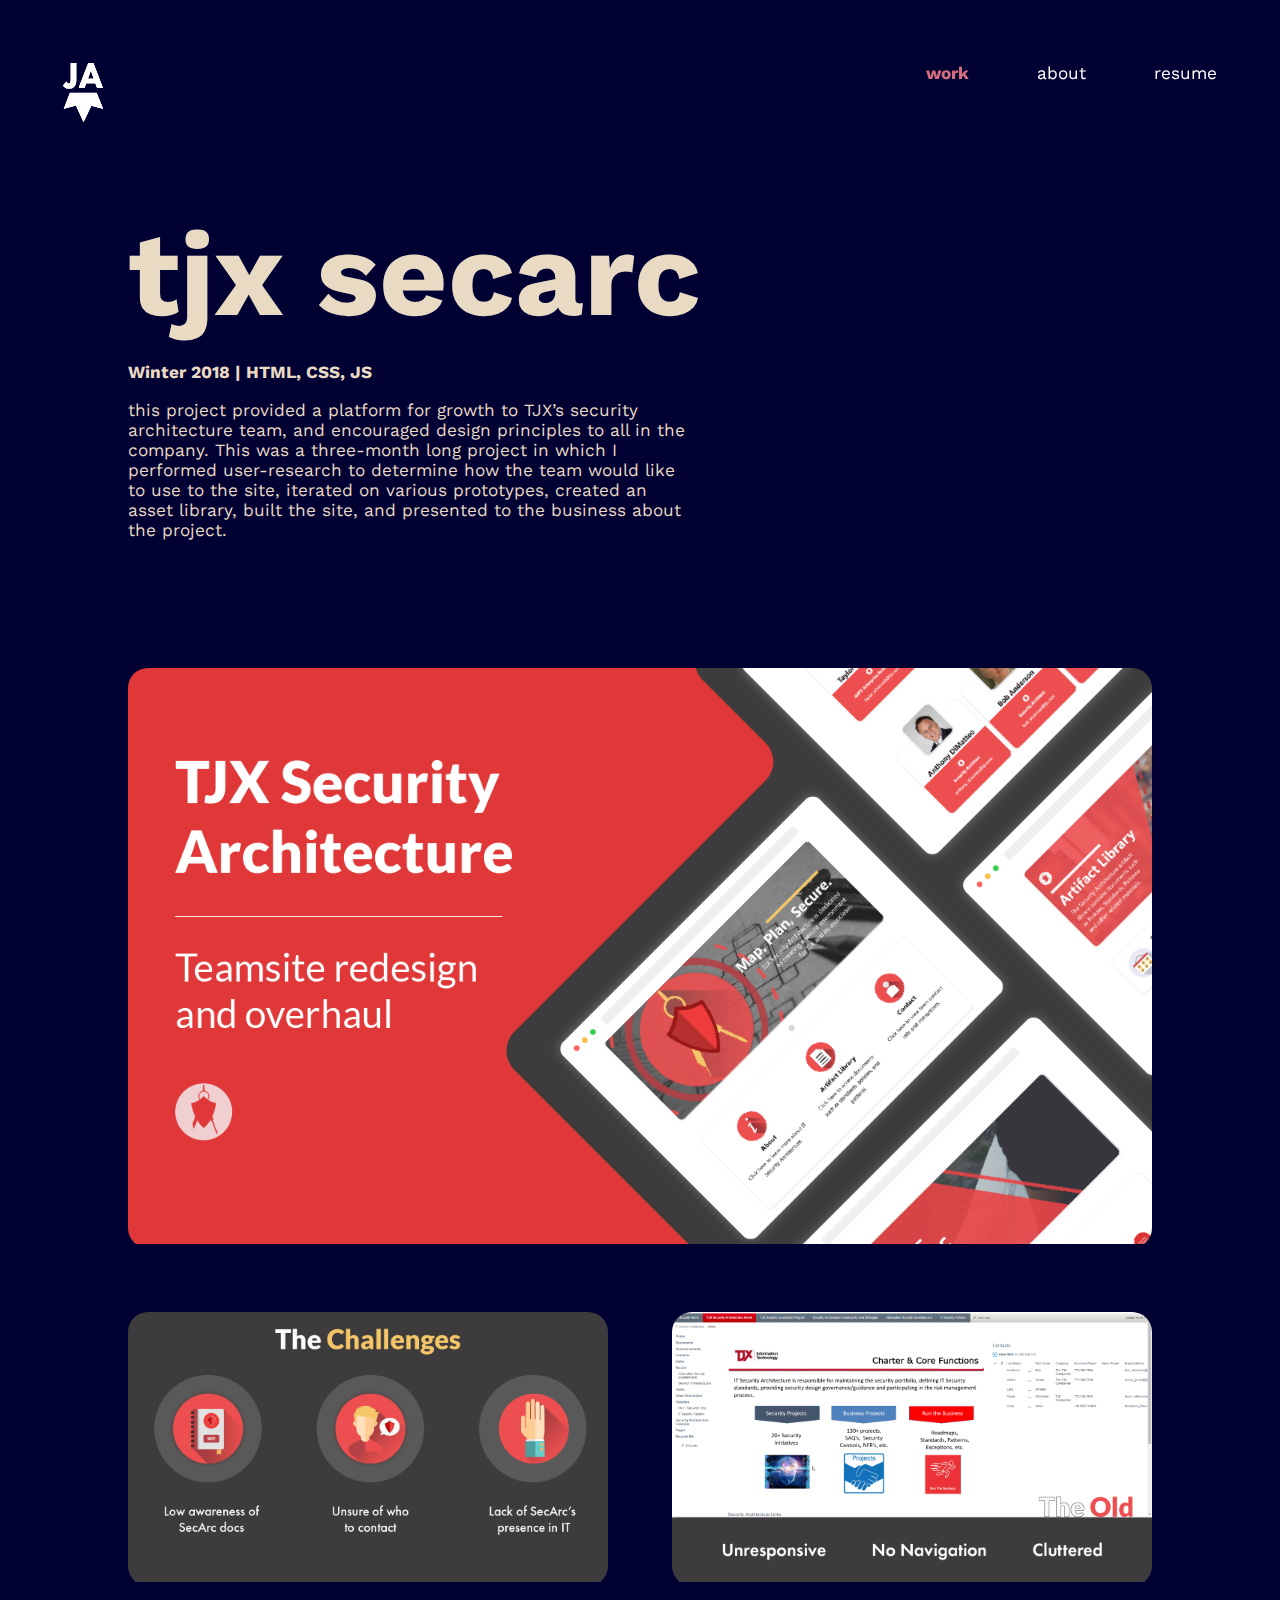
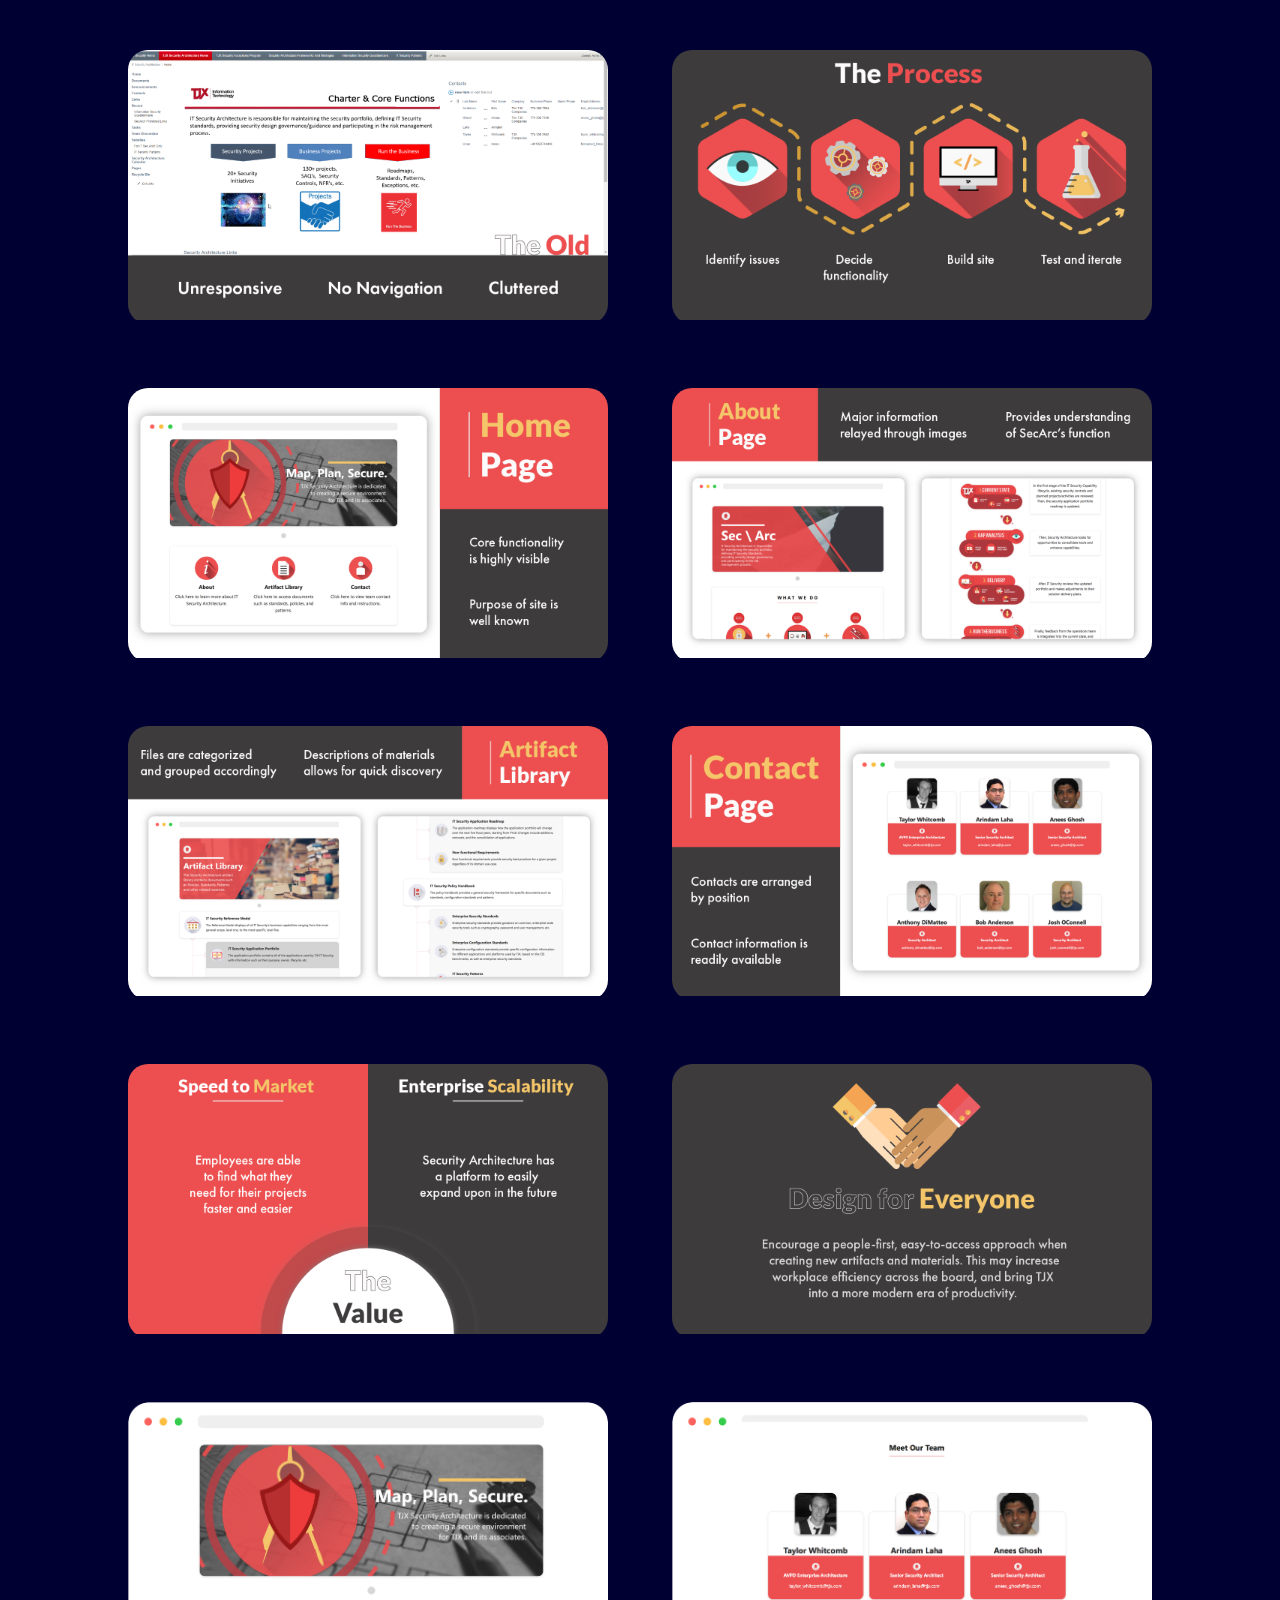
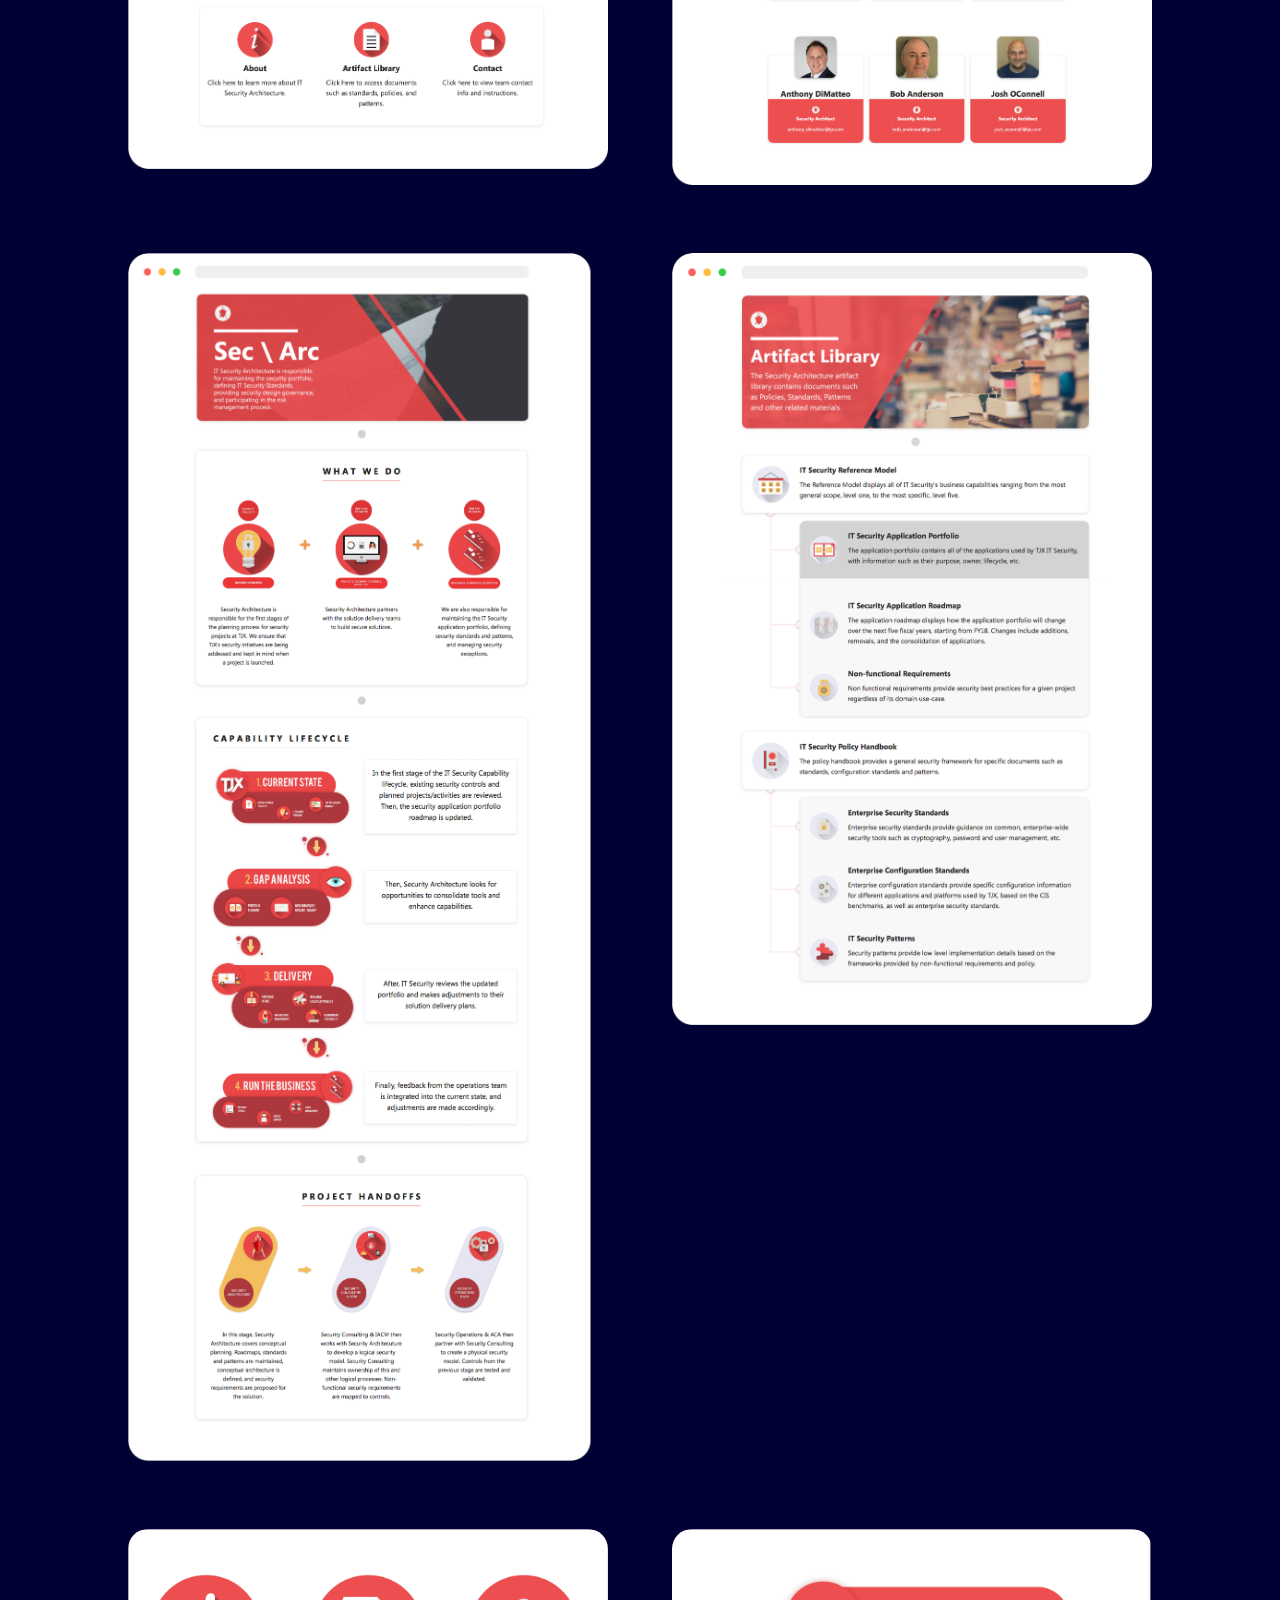
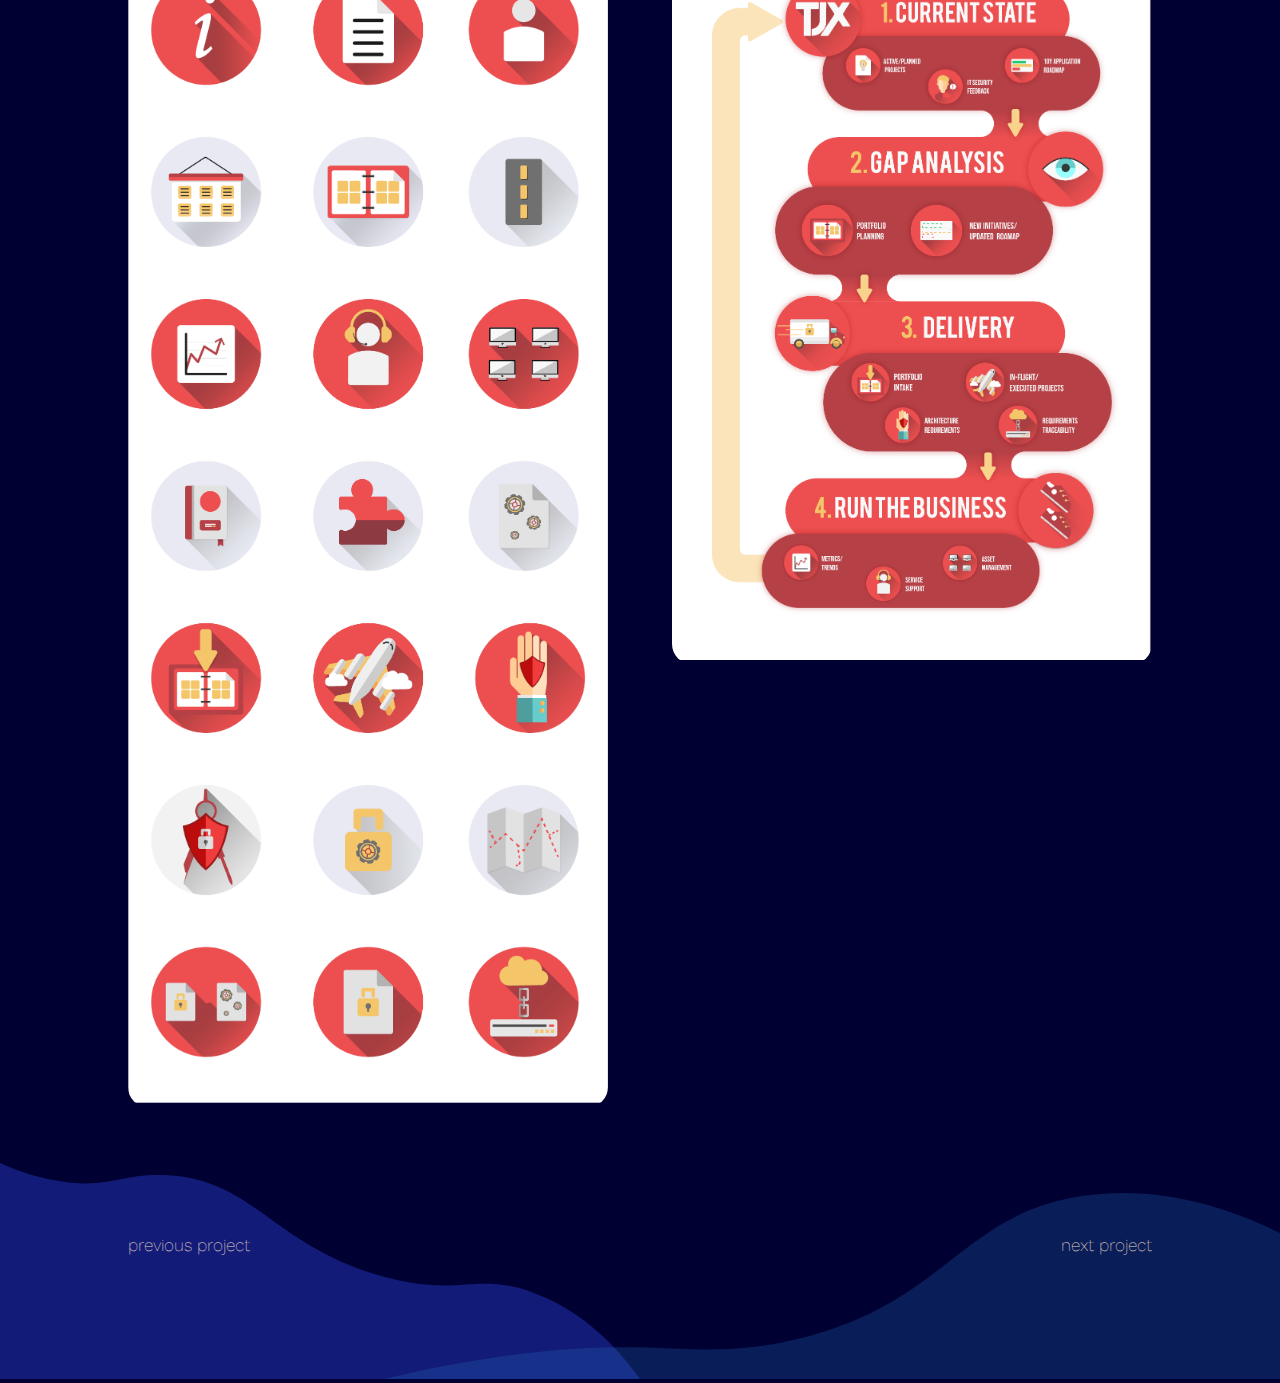
<file: work/tjxsecarc.html>
<!DOCTYPE html>
<!--[if lte IE 6]><html class="preIE7 preIE8 preIE9"><![endif]-->
<!--[if IE 7]><html class="preIE8 preIE9"><![endif]-->
<!--[if IE 8]><html class="preIE9"><![endif]-->
<!--[if gte IE 9]><!-->
<html>
<!--<![endif]-->

<head>
    <meta charset="UTF-8">
    <meta http-equiv="X-UA-Compatible" content="IE=edge,chrome=1">
    <meta name="viewport" content="width=device-width,initial-scale=1">
    <meta name="author" content="Joseph Annis">
    <meta name="description" content="Porftolio of Joseph Annis">
    <meta name="theme-color" content="#000033">
    <meta name="apple-mobile-web-app-status-bar-style" content="black-translucent">
    <link href="https://fonts.googleapis.com/css?family=Work+Sans:400,700,800,900&display=swap" rel="stylesheet">
    <link rel="stylesheet" href="/css/styles.css" type="text/css">
    <link rel="shortcut icon" href="favicon.ico" type="image/vnd.microsoft.icon">
    <script type="text/javascript">
        var _gaq = _gaq || [];
        _gaq.push(['_setAccount', 'UA-XXXXXXXX-Y']);
        _gaq.push(['_trackPageview']);
        (function () {
            var ga = document.createElement('script');
            ga.type = 'text/javascript';
            ga.async = true;
            ga.src = ('https:' == document.location.protocol ? 'https://ssl' : 'http://www') +
                '.google-analytics.com/ga.js';
            var s = document.getElementsByTagName('script')[0];
            s.parentNode.insertBefore(ga, s);
        })();
    </script>
    <title>JA | Work</title>

</head>

<body class="main-content-container">

    <header class="nav-container">
        <div class="nav-group">
            <a href="../index.html">
                <img class="nav-icon" src="../images/nav/ja_logo.svg" />
            </a>
        </div>

        <a> <img class="nav-icon" src="../images/nav/hamburger.svg" class="sr-only" id="nav-toggle">
        </a>

        <nav id="nav-menu" class="nav-menu">
            <a class="nav-close">
                <img src="../images/nav/closeicon.svg" class="nav-icon" id="nav-close">
            </a>
            <div class="nav-link-container">
                <a href="../index.html" class="nav-link" id="home-nav"> home </a>
                <a class="nav-link selected-link" id="work-nav"> work </a>
                <a href="../about/about.html" class="nav-link" id="about-nav"> about </a>
                <a target="_blank" href="https://drive.google.com/file/d/1YO9NydUxXD_8gvV6cSPo4rg69lbI5FA4/view" class="nav-link" id="resume-nav"> resume </a>
            </div>
        </nav>

        <a href="#nav-toggle" class="backdrop" tabindex="-1" aria-hidden="true" hidden></a>
    </header>

    <div class="project-information-container">
        <h1 class="project-title">tjx secarc</h1>
        <div class="description-container">
            <p class="project-information project-date">
                Winter 2018 | HTML, CSS, JS
            </p>
        </div>
        <div class="description-container">
            <p class="project-information">
                this project provided a platform for growth to
                TJX’s security architecture team, and encouraged
                design principles to all in the company. This was a
                three-month long project in which I performed user-research to
                determine how the team would like to use to the site, iterated on
                various prototypes, created an asset library, built the site, and presented
                to the business about the project.
            </p>
        </div>
    </div>

    <div class=" work-container">
        <div class="work-hero">
            <div class="rounded-image">
                <img class="work-image" src="../images/work/tjxsecarc/slideone.png">
            </div>
        </div>

        <div class="subimage-left work-subimage work-image">
            <div class="rounded-image">
                <img class="work-image" src="../images/work/tjxsecarc/slidetwo.png">
            </div>
        </div>

        <div class="subimage-right work-subimage work-image">
            <div class="rounded-image">
                <img class="work-image" src="../images/work/tjxsecarc/slidethree.png">
            </div>
        </div>

        <div class="subimage-left work-subimage work-image">
            <div class="rounded-image">
                <img class="work-image" src="../images/work/tjxsecarc/slidethree.png">
            </div>
        </div>

        <div class="subimage-right work-subimage work-image">
            <div class="rounded-image">
                <img class="work-image" src="../images/work/tjxsecarc/slidefour.png">
            </div>
        </div>

        <div class="subimage-left work-subimage work-image">
            <div class="rounded-image">
                <img class="work-image" src="../images/work/tjxsecarc/slidefive.png">
            </div>
        </div>

        <div class="subimage-right work-subimage work-image">
            <div class="rounded-image">
                <img class="work-image" src="../images/work/tjxsecarc/slidesix.png">
            </div>
        </div>

        <div class="subimage-left work-subimage work-image">
            <div class="rounded-image">
                <img class="work-image" src="../images/work/tjxsecarc/slideseven.png">
            </div>
        </div>

        <div class="subimage-right work-subimage work-image">
            <div class="rounded-image">
                <img class="work-image" src="../images/work/tjxsecarc/slideeight.png">
            </div>
        </div>

        <div class="subimage-left work-subimage work-image">
            <div class="rounded-image">
                <img class="work-image" src="../images/work/tjxsecarc/slidenine.png">
            </div>
        </div>

        <div class="subimage-right work-subimage work-image">
            <div class="rounded-image">
                <img class="work-image" src="../images/work/tjxsecarc/slideten.png">
            </div>
        </div>

        <div class="subimage-left work-subimage work-image">
            <div class="rounded-image">
                <img class="work-image" src="../images/work/tjxsecarc/tjxhome.png">
            </div>
        </div>

        <div class="subimage-right work-subimage work-image">
            <div class="rounded-image">
                <img class="work-image" src="../images/work/tjxsecarc/tjxcontact.png">
            </div>
        </div>

        <div class="subimage-left work-subimage work-image">
            <div class="rounded-image">
                <img class="work-image" src="../images/work/tjxsecarc/tjxinfo.png">
            </div>
        </div>

        <div class="subimage-right work-subimage work-image">
            <div class="rounded-image">
                <img class="work-image" src="../images/work/tjxsecarc/tjxart.png">
            </div>
        </div>

        <div class="subimage-left work-subimage work-image">
            <div class="rounded-image">
                <img class="work-image" src="../images/work/tjxsecarc/tjxiconsheet.png">
            </div>
        </div>

        <div class="subimage-right work-subimage work-image">
            <div class="rounded-image">
                <img class="work-image" src="../images/work/tjxsecarc/tjxinfographic.png">
            </div>
        </div>

    </div>


    <footer class="work-footer">
        <div class="project-link-container">
            <a href="workload.html" class="project-link" id="previous-link">previous project</a>
            <a href="orpheus.html" class="project-link" id="next-link">next project</a>
        </div>

        <div class="wave-group">
            <div class="wave-container" id="footer-wave-left">
                <img class="work-footer-wave" src="../images/work/template/work-wave-left.svg">
            </div>
            <div class="wave-container" id="footer-wave-right">
                <img class="work-footer-wave" src="../images/work/template/work-wave-right.svg">
            </div>
        </div>
    </footer>


</body>

<script type="text/javascript" src="../js/nav.js"></script>

</html>
</file>
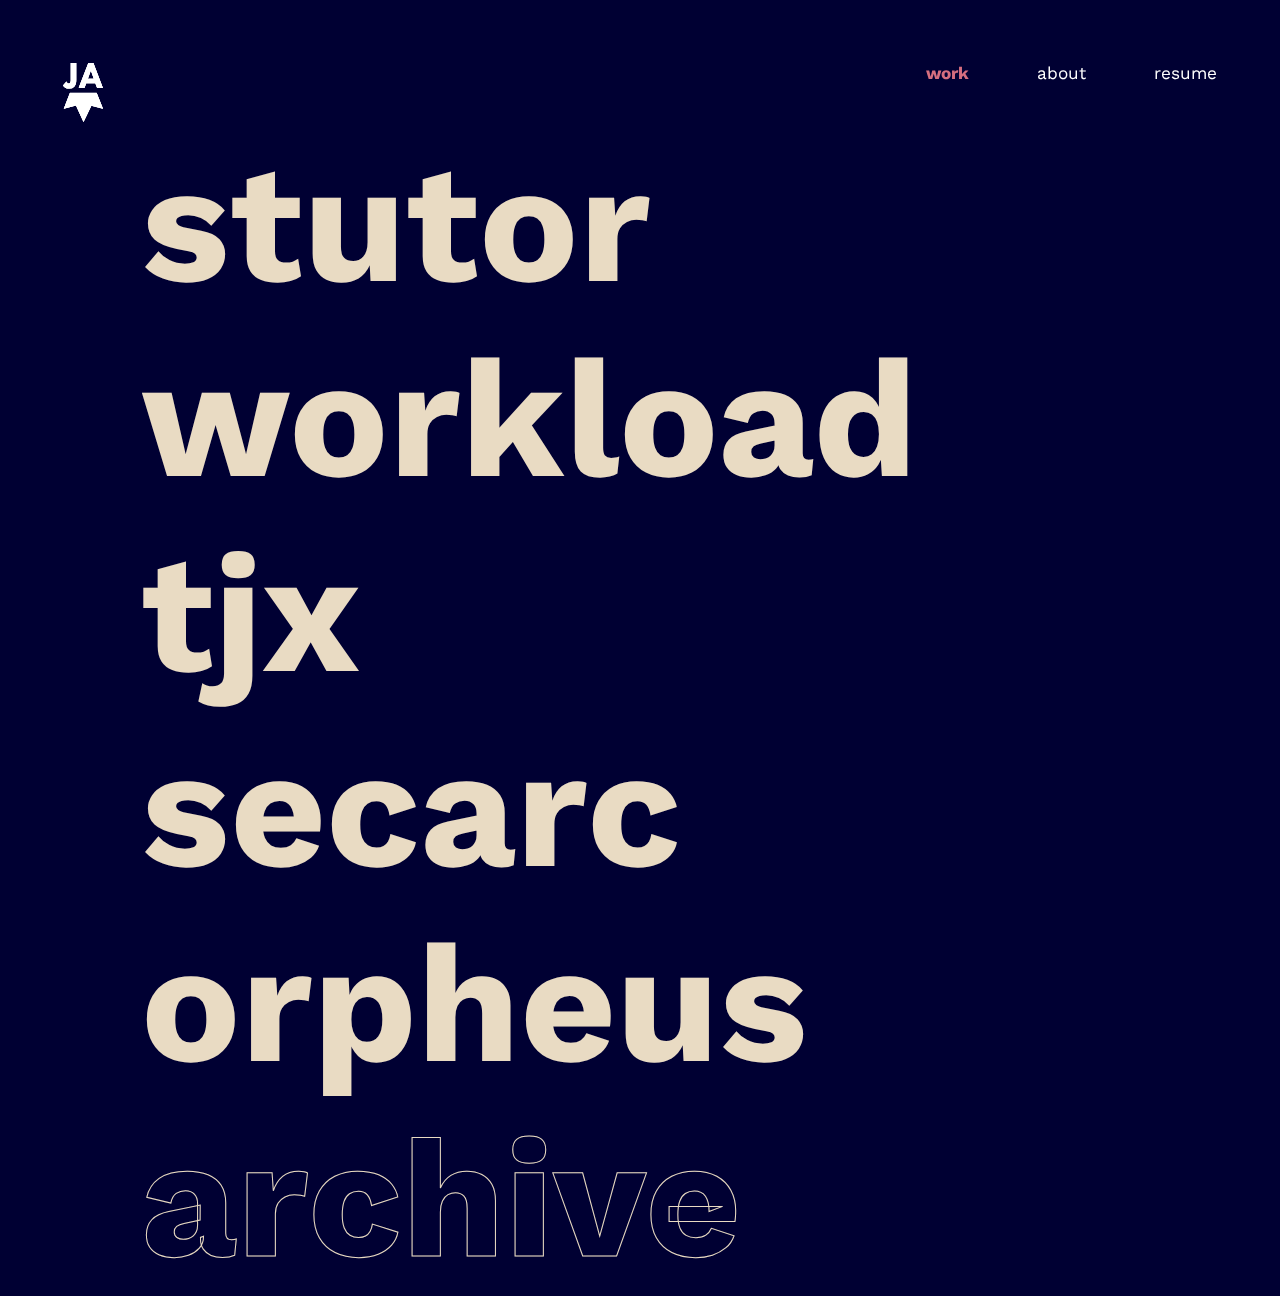
<file: work/work.html>
<!DOCTYPE html>
<!--[if lte IE 6]><html class="preIE7 preIE8 preIE9"><![endif]-->
<!--[if IE 7]><html class="preIE8 preIE9"><![endif]-->
<!--[if IE 8]><html class="preIE9"><![endif]-->
<!--[if gte IE 9]><!-->
<html>
<!--<![endif]-->

<head>
    <meta charset="UTF-8">
    <meta http-equiv="X-UA-Compatible" content="IE=edge,chrome=1">
    <meta name="viewport" content="width=device-width,initial-scale=1">
    <meta name="author" content="Joseph Annis">
    <meta name="description" content="Porftolio of Joseph Annis">
    <meta name="theme-color" content="#000033">
    <meta name="apple-mobile-web-app-status-bar-style" content="black-translucent">
    <link href="https://fonts.googleapis.com/css?family=Work+Sans:400,700,800,900&display=swap" rel="stylesheet">
    <link rel="stylesheet" href="/css/styles.css" type="text/css">
    <link rel="shortcut icon" href="favicon.ico" type="image/vnd.microsoft.icon">
    <script type="text/javascript">
        var _gaq = _gaq || [];
        _gaq.push(['_setAccount', 'UA-XXXXXXXX-Y']);
        _gaq.push(['_trackPageview']);
        (function () {
            var ga = document.createElement('script');
            ga.type = 'text/javascript';
            ga.async = true;
            ga.src = ('https:' == document.location.protocol ? 'https://ssl' : 'http://www') +
                '.google-analytics.com/ga.js';
            var s = document.getElementsByTagName('script')[0];
            s.parentNode.insertBefore(ga, s);
        })();
    </script>
    <title>JA | Work</title>

</head>

<header class="nav-container">
    <div class="nav-group">
        <a href="../index.html">
            <img class="nav-icon" src="../images/nav/ja_logo.svg" />
        </a>
    </div>

    <a>
        <img class="nav-icon" src="../images/nav/hamburger.svg" class="sr-only" id="nav-toggle">
    </a>

    <nav id="nav-menu" class="nav-menu">
        <a class="nav-close">
            <img src="../images/nav/closeicon.svg" class="nav-icon" id="nav-close">
        </a>
        <div class="nav-link-container">
            <a href="../index.html" class="nav-link" id="home-nav"> home </a>
            <a class="nav-link selected-link" id="work-nav"> work </a>
            <a href="../about/about.html" class="nav-link" id="about-nav"> about </a>
            <a target="_blank" href="https://drive.google.com/file/d/1YO9NydUxXD_8gvV6cSPo4rg69lbI5FA4/view" class="nav-link" id="resume-nav"> resume </a>
        </div>
    </nav>

    <a href="#nav-toggle" class="backdrop" tabindex="-1" aria-hidden="true" hidden></a>
</header>


<body class="main-content-container">
    <div class="work-links">
        <div>
            <a class="work-link" href="./stutor.html">
                stutor
            </a>
        </div>
        <div>
            <a class="work-link" href="./workload.html">
                workload
            </a>
        </div>
        <div>
            <a class="work-link" href="./tjxsecarc.html">
                tjx secarc
            </a>
        </div>
        <div>
            <a class="work-link" href="./orpheus.html">
                orpheus
            </a>
        </div>
        <div>
            <a class="work-link" id="archive" href="./archive.html">
                archive
            </a>
        </div>
    </div>
</body>

<script type="text/javascript" src="../js/nav.js"></script>

</html>
</file>
<file: css/styles.css>
/**
Returns a unit value that scales based on the max and min between the maximum and minimun viewport size.
@param min: A *unitless* number that represents the min value, ie 300.
@param min_unit: The min number, with a unit attached, ie 300px.
@param max: A *unitless* number that represents the max value, ie 700.
*/
#bg-sun {
  width: 50vw;
}

.sun-ring {
  width: 50vw;
  top: 0;
}

.sun-piece {
  position: absolute;
  right: 10vw;
}

#sun-ring-one {
  animation: spin_one 60s linear infinite;
}

#sun-ring-two {
  animation: spin_two 45s linear infinite;
}

#sun-ring-three {
  animation: spin_three 30s linear infinite;
}

@keyframes spin_one {
  from {
    transform: rotate(0deg) translate(-5%) rotate(0deg);
  }
  to {
    transform: rotate(360deg) translate(-5%) rotate(-360deg);
  }
}
@keyframes spin_two {
  from {
    transform: rotate(0deg) translate(5%) rotate(0deg);
  }
  to {
    transform: rotate(360deg) translate(5%) rotate(-360deg);
  }
}
@keyframes spin_three {
  from {
    transform: rotate(0deg) translate(-7%) rotate(0deg);
  }
  to {
    transform: rotate(360deg) translate(-7%) rotate(-360deg);
  }
}
@media only screen and (max-width: 800px) {
  .sun-piece {
    position: absolute;
    right: 25vw;
  }
}
div > a {
  display: inline-block;
  /* You can also add some margins here to make it look prettier */
  zoom: 1;
  *display: inline;
  /* this fix is needed for IE7- */
}

div {
  margin-block-start: 0;
}

.nav-container {
  padding: 7vh 7vh 0 7vh;
}

.nav-bar {
  font-size: calc(10px + (36 - 10) * ((100vw - 300px) / (3840 - 300)));
}

.nav-icon {
  width: 2vw;
  min-width: 40px;
  transition: 0.1s;
  transition-timing-function: ease-in-out;
}

.nav-icon:hover {
  transform: scale(1.1);
}

.nav-container .nav-link {
  margin-left: 7vh;
}

.nav-link {
  font-family: "Work Sans";
  font-weight: normal;
  color: #fff;
  text-decoration: none;
  user-select: none;
}

header .nav-link {
  font-size: calc(10px + (36 - 10) * ((100vw - 300px) / (3840 - 300)));
}

.selected-link {
  color: #D56E7F;
  font-weight: bold;
}

.nav-link:hover {
  color: #D56E7F;
  transition: 0.2s;
}

.nav-group {
  position: sticky;
  top: 7vh;
  align-self: center;
  z-index: 999;
}

#home-nav {
  display: none;
}

@media only screen and (min-width: 800px) {
  .nav-container {
    position: sticky;
    top: 0;
    display: flex;
    flex-direction: row;
    justify-content: space-between;
  }

  #nav-close,
#nav-toggle {
    display: none;
  }
}
@media only screen and (max-width: 800px) {
  .nav-group {
    display: none;
  }

  .nav-menu {
    position: absolute;
    display: none;
    left: -200px;
    top: 0;
    width: 100%;
    overflow-y: scroll;
    overflow-x: visible;
    transition: left 0.1s ease;
    z-index: 999;
  }

  .nav-menu div {
    display: flex;
    flex-direction: column;
    justify-content: center;
    background: #151E7A;
    width: 80vw;
    height: 100%;
    border-radius: 0px 160px 160px 0;
  }

  .nav-menu a {
    display: block;
    padding: 5vw 0 0 5vw;
    font-weight: bold;
    color: #fff;
    text-decoration: none;
    padding-bottom: 0.25em;
    font-size: 13vw;
  }

  .nav-menu .nav-close {
    position: absolute;
    left: 0;
    top: 0;
  }

  .nav-menu:target,
.nav-menu[aria-expanded=true] {
    display: block;
    left: 0;
    outline: none;
    -moz-box-shadow: 3px 0 12px rgba(0, 0, 0, 0.25);
    -webkit-box-shadow: 3px 0 12px rgba(0, 0, 0, 0.25);
    box-shadow: 3px 0 12px rgba(0, 0, 0, 0.25);
    transition: left 0.1s ease;
    height: 100%;
    background: rgba(0, 0, 51, 0.9);
  }

  .nav-menu:target .nav-close,
.nav-menu[aria-expanded=true] .nav-close {
    z-index: 999;
  }

  .nav-menu:target div,
.nav-menu[aria-expanded=true] div {
    position: relative;
    z-index: 998;
  }

  @supports (position: fixed) {
    .nav-menu,
.nav-menu:target + .backdrop,
.nav-menu[aria-expanded=true] + .backdrop {
      position: fixed;
    }
  }
  .nav-link-container {
    height: 100%;
    display: flex;
    flex-direction: column;
  }

  #home-nav {
    display: initial;
  }
}
.fog-container {
  filter: brightness(100%) contrast(1500%);
}

.fog-piece {
  position: absolute;
  filter: blur(20px);
}

.ball {
  width: 15vw;
  height: 15vw;
  border-radius: 100%;
  background: black;
}

#fog-piece-two {
  left: 15vw;
}

#fog-piece-three {
  left: 30vw;
}

#fog-piece-four {
  left: 45vw;
}

.work-container {
  display: inline-block;
  width: 100%;
  background-color: #000033;
}

.work-links {
  max-width: 100%;
  padding-left: 11vw;
}

.work-link {
  font-family: "Work Sans";
  width: 22vw;
  font-weight: bolder;
  color: #e9dbc3;
  font-size: 13vw;
  user-select: none;
  text-decoration: none;
}

.work-link:hover {
  color: #D56E7F;
  transition: 0.2s;
}

#archive {
  color: #000033;
  -webkit-text-stroke-width: 1px;
  -webkit-text-stroke-color: #e9dbc3;
}

#archive:hover {
  -webkit-text-stroke-width: 1px;
  -webkit-text-stroke-color: #D56E7F;
  transition: 0.2s;
}

#about-splash,
#about-splash-mobile {
  position: absolute;
  z-index: -1;
}

.about-text-container {
  position: absolute;
  z-index: 1;
}

.about-name {
  font-weight: bolder;
  color: #e9dbc3;
  margin-bottom: 0;
  font-size: calc(72px + (240 - 72) * ((100vw - 300px) / (3840 - 300)));
}

.about-description {
  color: #e9dbc3;
  margin-top: 1vw;
  font-size: calc(10px + (36 - 10) * ((100vw - 300px) / (3840 - 300)));
}

@media only screen and (min-width: 1081px) {
  #about-splash {
    bottom: 0;
    left: 0;
    width: 62vw;
  }

  #about-splash-mobile {
    display: none;
  }

  .about-text-container {
    left: 58vw;
    width: 26vw;
    height: 100%;
    display: flex;
    flex-direction: column;
    justify-content: center;
  }
}
@media only screen and (max-width: 1080px) {
  #about-splash-mobile {
    width: 80vw;
    right: 0;
    top: 0;
  }

  #about-splash {
    display: none;
  }

  .about-text-container {
    left: 7vh;
    bottom: 7vh;
    width: 60%;
  }
}
.project-information-container {
  padding-left: 10vw;
}

.project-title {
  font-weight: bolder;
  color: #e9dbc3;
  font-size: calc(72px + (240 - 72) * ((100vw - 300px) / (3840 - 300)));
}

.description-container {
  width: 44vw;
}

.project-information {
  color: #e9dbc3;
  margin-top: 2vh;
  font-size: calc(10px + (36 - 10) * ((100vw - 300px) / (3840 - 300)));
}

.project-date {
  font-weight: bold;
}

.work-container {
  display: flex;
  flex-direction: row;
  align-content: space-around;
  flex-wrap: wrap;
  padding: 10vw 10vw 0 10vw;
}

.work-hero {
  flex-grow: 2;
  flex-basis: 100%;
}

.work-image {
  width: 100%;
}

.rounded-image {
  border-radius: 20px;
  overflow: hidden;
}

.work-subimage {
  flex-grow: 1;
  flex-basis: 50%;
  margin-top: 5vw;
}

.work-footer {
  flex-shrink: 0;
  margin-top: 10vw;
  width: 100%;
}

.work-footer-wave {
  width: 100%;
  z-index: -1;
}

.project-link-container {
  display: flex;
  flex-direction: row;
  justify-content: space-between;
  align-items: flex-end;
  height: 100%;
  padding: 0 10vw 0 10vw;
}

.project-link {
  text-decoration: none;
  user-select: none;
  font-weight: 200;
  color: #e9dbc3;
  font-size: calc(10px + (36 - 10) * ((100vw - 300px) / (3840 - 300)));
  transition: 0.1s;
  transition-timing-function: ease-in-out;
}

.project-link:hover {
  color: #D56E7F;
  transition: 0.2s;
}

.wave-group {
  width: 100%;
  position: absolute;
  margin-top: 10vw;
  z-index: -1;
}

.wave-container {
  bottom: 0;
  position: absolute;
}

#next-link {
  align-self: flex-end;
}

#footer-wave-left {
  left: 0;
  width: 50vw;
}

#footer-wave-right {
  right: 0;
  width: 70vw;
}

@media only screen and (min-width: 1080px) {
  .subimage-left {
    padding-right: 2.5vw;
  }

  .subimage-right {
    padding-left: 2.5vw;
  }
}
@media only screen and (max-width: 1080px) {
  .work-subimage {
    flex-grow: 1;
    flex-basis: 100%;
  }

  .description-container {
    width: 100%;
    padding-right: 10vw;
  }
}
@media only screen and (max-width: 800px) {
  .group-home {
    display: flex;
    position: absolute;
    top: 23%;
  }

  .nav-icon-home {
    width: 15vw;
  }

  .nav-container-home {
    display: flex;
    flex-direction: column;
    align-content: center;
    height: 100%;
    justify-content: center;
    align-items: center;
    padding: 0;
  }

  .nav-home {
    position: initial;
    display: flex;
    flex-direction: column;
    text-align: center;
  }

  .nav-home a {
    font-weight: 600;
    font-size: 24px;
    padding: 5vw 0 0 0;
  }

  .nav-home .nav-link-home {
    margin: 0;
  }
}
* {
  box-sizing: border-box;
}

html {
  height: 100%;
  width: 100%;
}

body {
  font-family: "Work Sans";
  margin: 0px;
}

h1 {
  font-weight: 600;
  color: #e9dbc3;
  font-size: calc(48px + (72 - 48) * ((100vw - 300px) / (3840 - 300)));
  margin-bottom: 0;
}

h2 {
  font-weight: normal;
  color: #fff;
  font-size: calc(24px + (60 - 24) * ((100vw - 300px) / (3840 - 300)));
  margin-top: 0;
  margin-bottom: 0;
}

p {
  display: block;
  margin-block-start: 0;
  margin-block-end: 0;
  margin-inline-start: 0;
  margin-inline-end: 0;
}

img {
  -webkit-user-select: none;
  -moz-user-select: none;
  -ms-user-select: none;
  user-select: none;
}

.fill-image {
  width: 100%;
}

.header-text {
  position: absolute;
  left: 0%;
  bottom: 0%;
  margin-left: 7vh;
  margin-bottom: 7vh;
  -webkit-user-select: none;
  -moz-user-select: none;
  -ms-user-select: none;
  user-select: none;
}

.landscape-container {
  height: 100%;
  width: 100%;
}

.splash-img {
  -webkit-user-select: none;
  -khtml-user-select: none;
  -moz-user-select: none;
  -o-user-select: none;
  user-select: none;
  position: absolute;
  bottom: 0;
  z-index: -1;
}

.splash-img-right {
  right: 0;
}

.splash-img-left {
  left: 0;
}

.splash-img-top {
  top: 0;
}

#right-fog {
  max-width: 78vw;
}

#right-mountain {
  max-width: 56vw;
}

#left-mountain-fade {
  max-width: 40vw;
}

#left-mountain {
  max-width: 79vw;
}

#left-cloud-mountain {
  max-width: 74vw;
}

#right-bg-fog {
  max-width: 46vw;
}

#left-bg-fog {
  max-width: 60vw;
}

#sun-container {
  z-index: 0;
}

@keyframes wave {
  0% {
    width: 60vw;
  }
  25% {
    width: 55vw;
  }
  50% {
    width: 50vw;
  }
  75% {
    width: 55vw;
  }
  100% {
    width: 60vw;
  }
}
.background-gradient {
  background: -moz-radial-gradient(44.63% -1.19%, ellipse farthest-corner, #efb982 0%, #d56e7f 30%);
  background: -webkit-radial-gradient(44.63% -1.19%, ellipse farthest-corner, #efb982 0%, #d56e7f 30%);
  background: -webkit-gradient(radial, 44.63% -1.19%, 0, 44.63% -1.19%, 3378.31, color-stop(0, #efb982), color-stop(0.3, #d56e7f));
  background: -o-radial-gradient(44.63% -1.19%, ellipse farthest-corner, #efb982 0%, #d56e7f 30%);
  background: -ms-radial-gradient(44.63% -1.19%, ellipse farthest-corner, #efb982 0%, #d56e7f 30%);
  background: radial-gradient(44.63% -1.19%, ellipse farthest-corner, #efb982 0%, #d56e7f 30%);
  filter: progid:DXImageTransform.Microsoft.Alpha(Stlye=2);
}

.main-content-container {
  display: flex;
  flex-direction: column;
  min-height: 100%;
  align-items: stretch;
  width: 100%;
  background-color: #000033;
}

@media only screen and (max-width: 800px) {
  .header-text {
    display: none;
  }
}
@media only screen and (max-width: 800px) {
  .splash-img-top {
    top: 15%;
    left: 25%;
  }
}
@media only screen and (max-height: 800px) and (min-width: 800px) {
  .splash-img {
    bottom: -20%;
  }

  .container {
    overflow: hidden;
  }

  .foreground-img {
    bottom: 0;
  }
}
@media only screen and (max-width: 800px) {
  #right-fog {
    max-width: 1496px;
  }

  #right-mountain {
    max-width: 1082px;
  }

  #left-mountain-fade {
    max-width: 764px;
  }

  #left-mountain {
    max-width: 1524px;
  }

  #left-cloud-mountain {
    max-width: 1414px;
  }

  #right-bg-fog {
    max-width: 856px;
  }

  #left-bg-fog {
    max-width: 1162px;
  }
}

/*# sourceMappingURL=styles.css.map */
</file>
